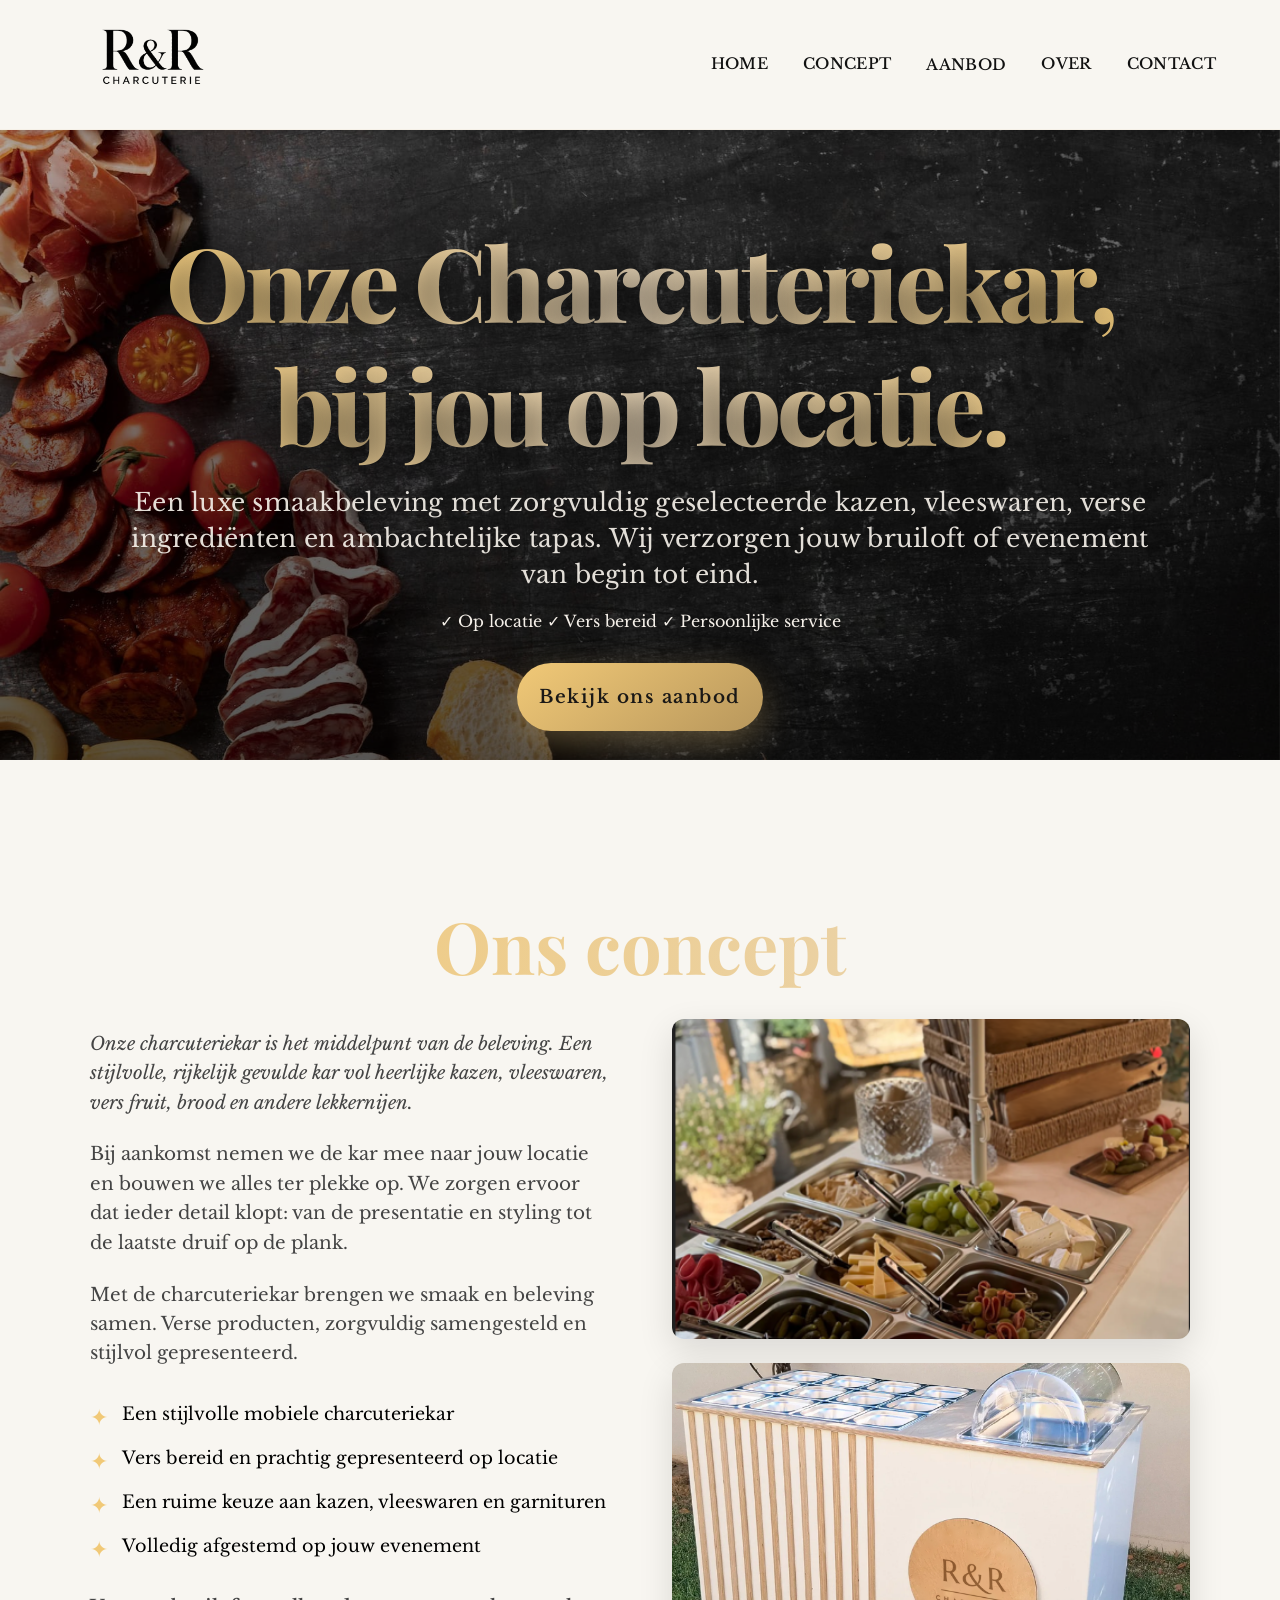
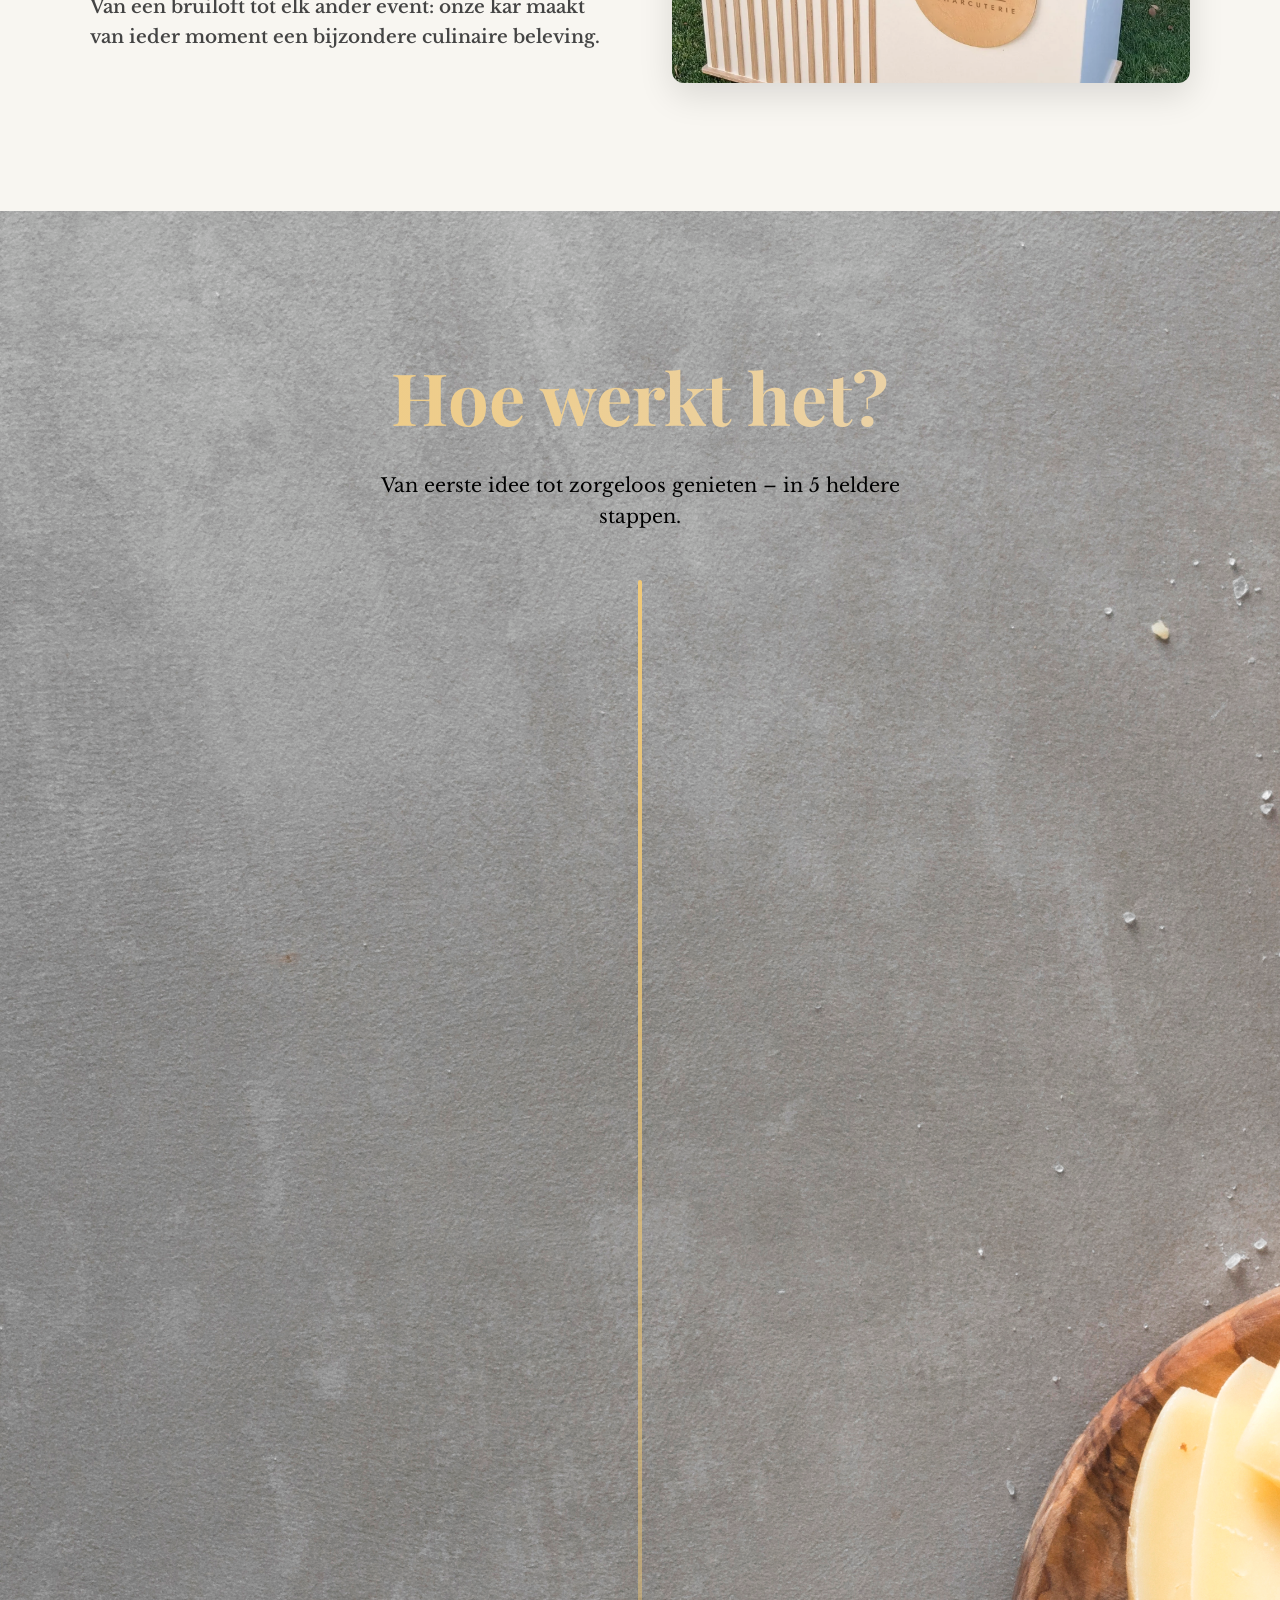
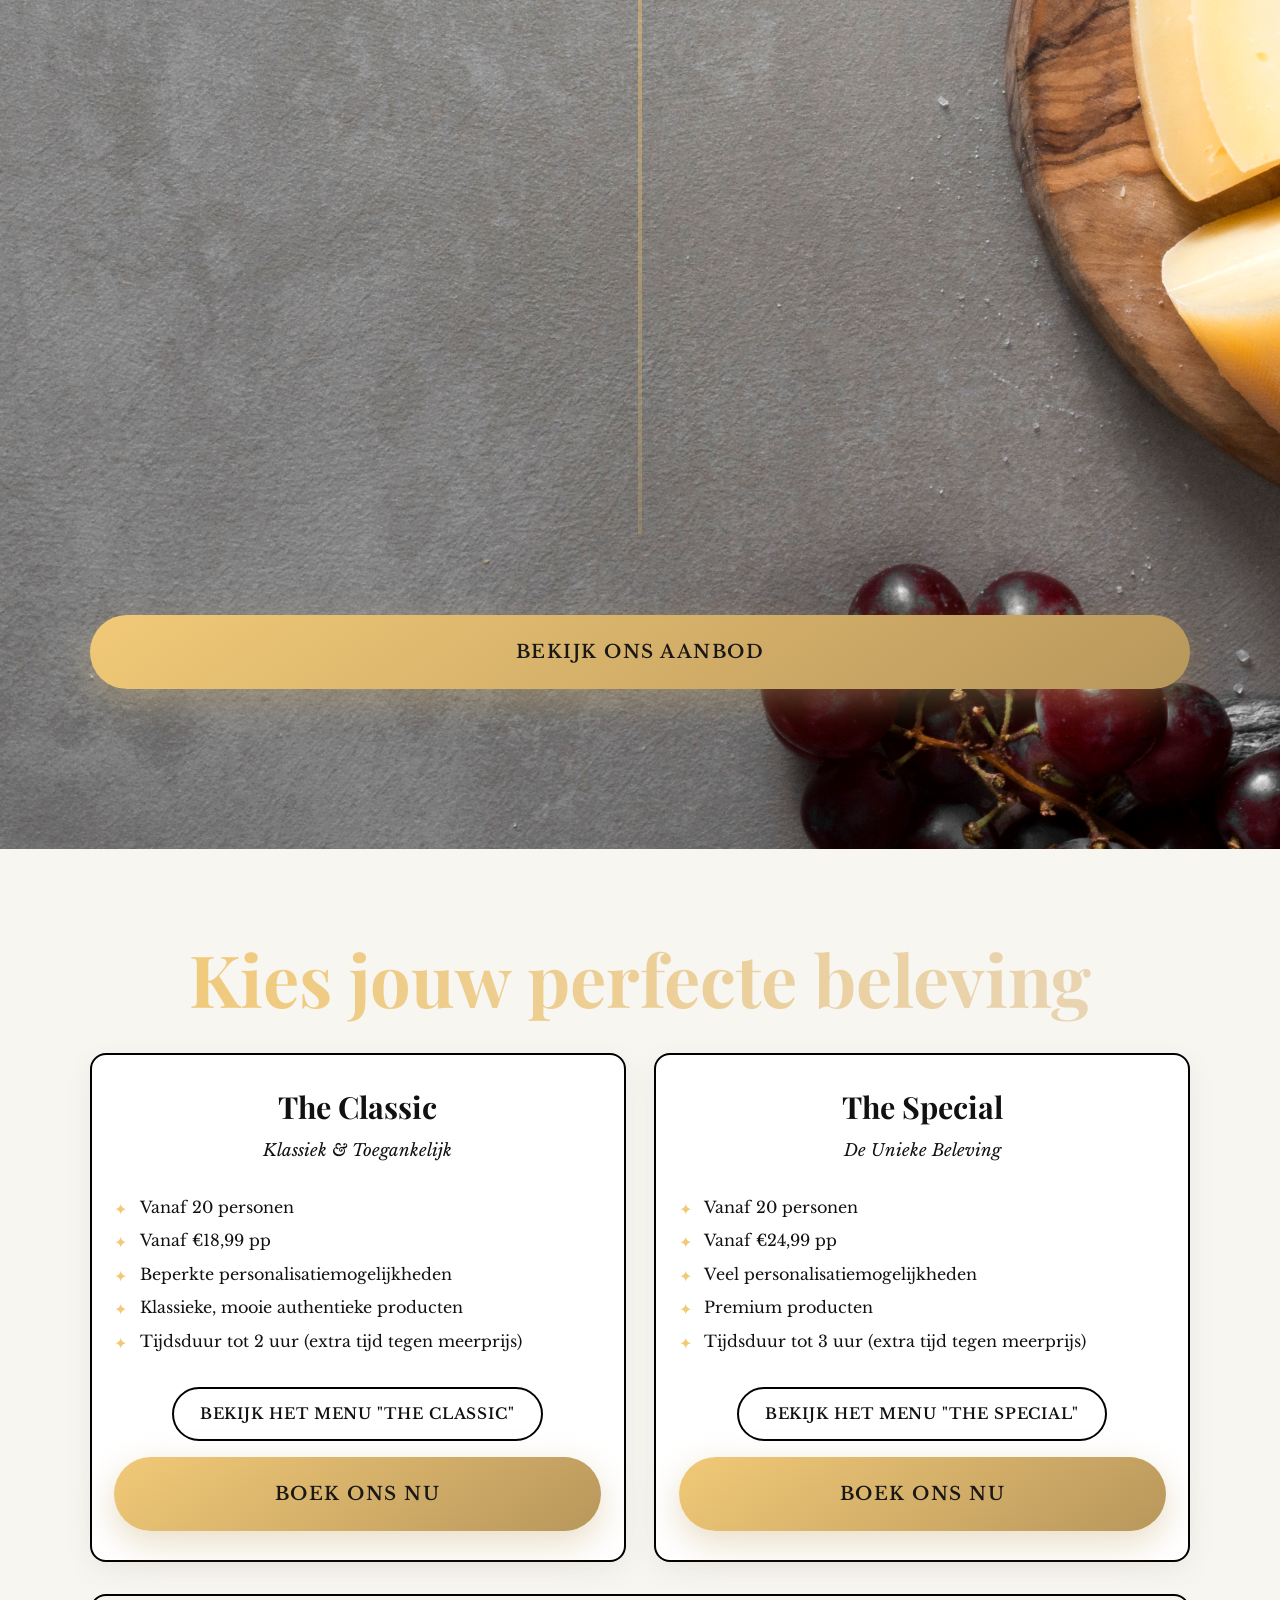
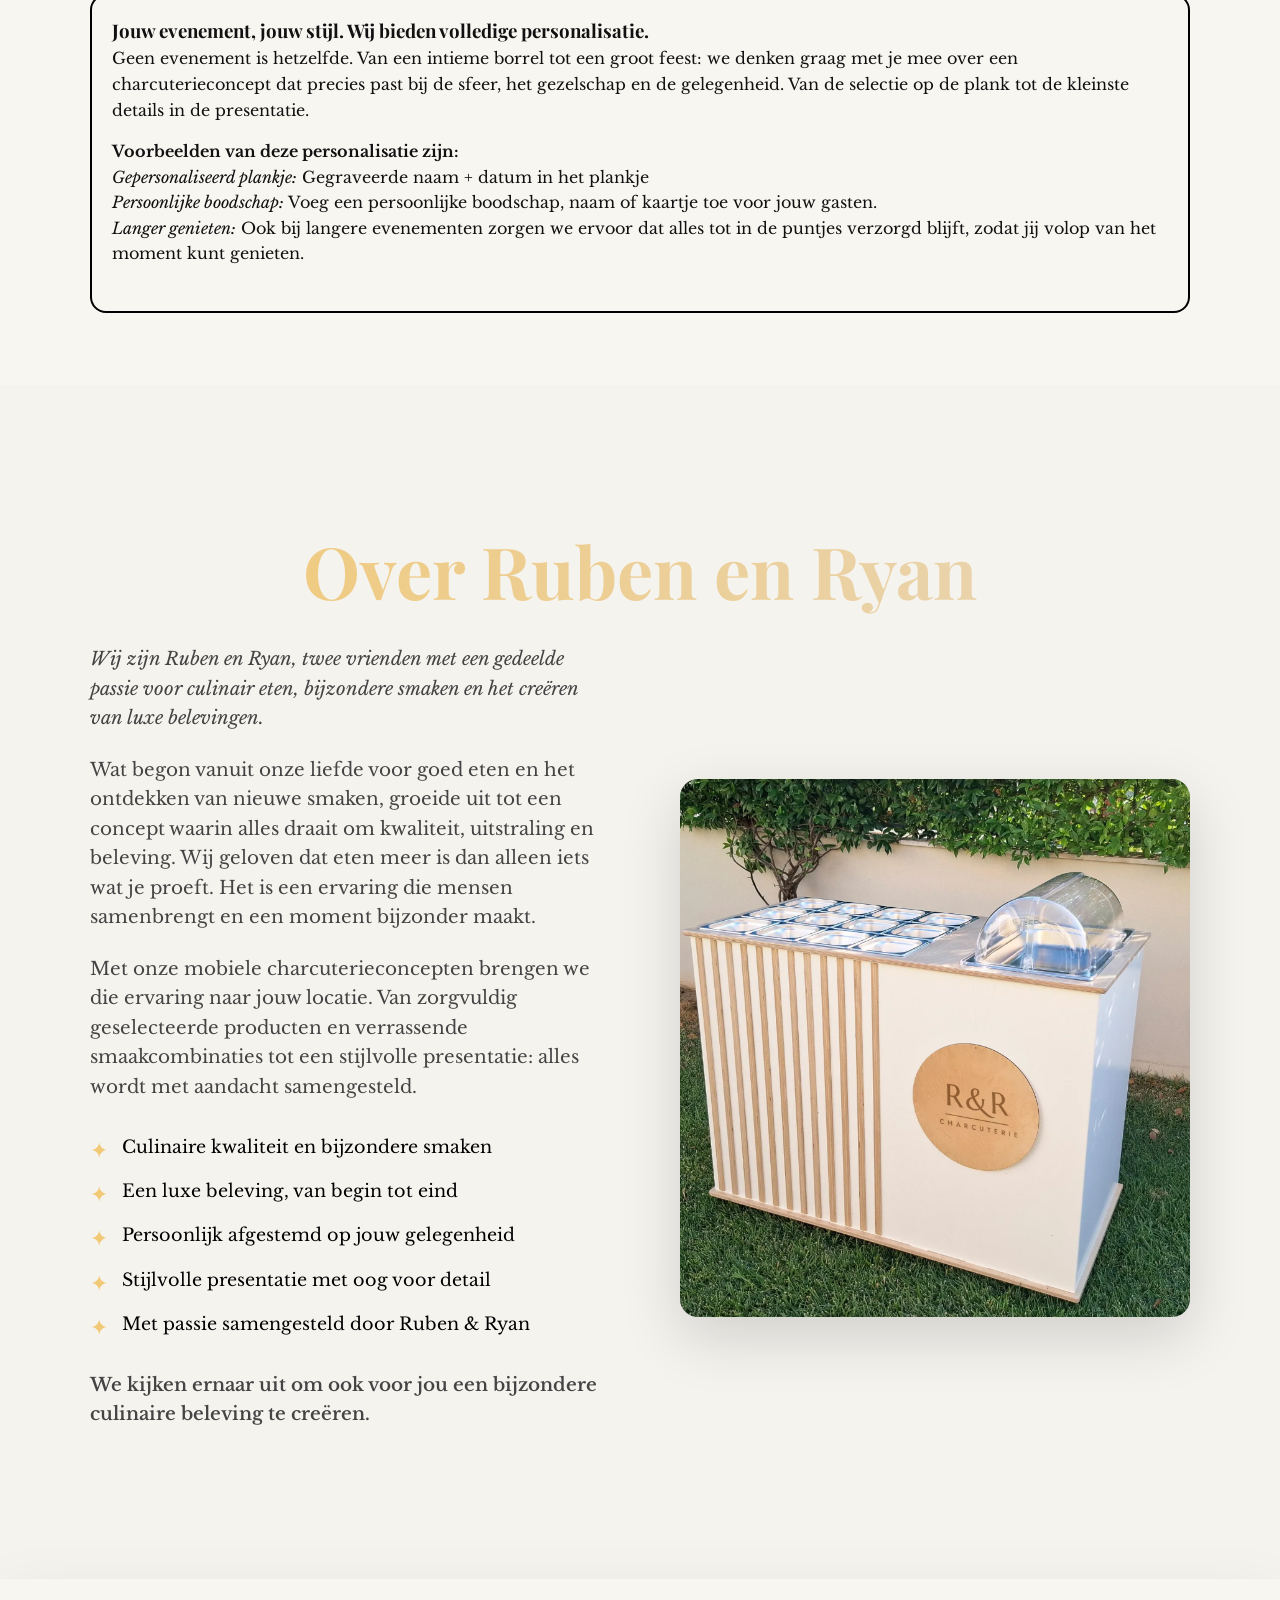
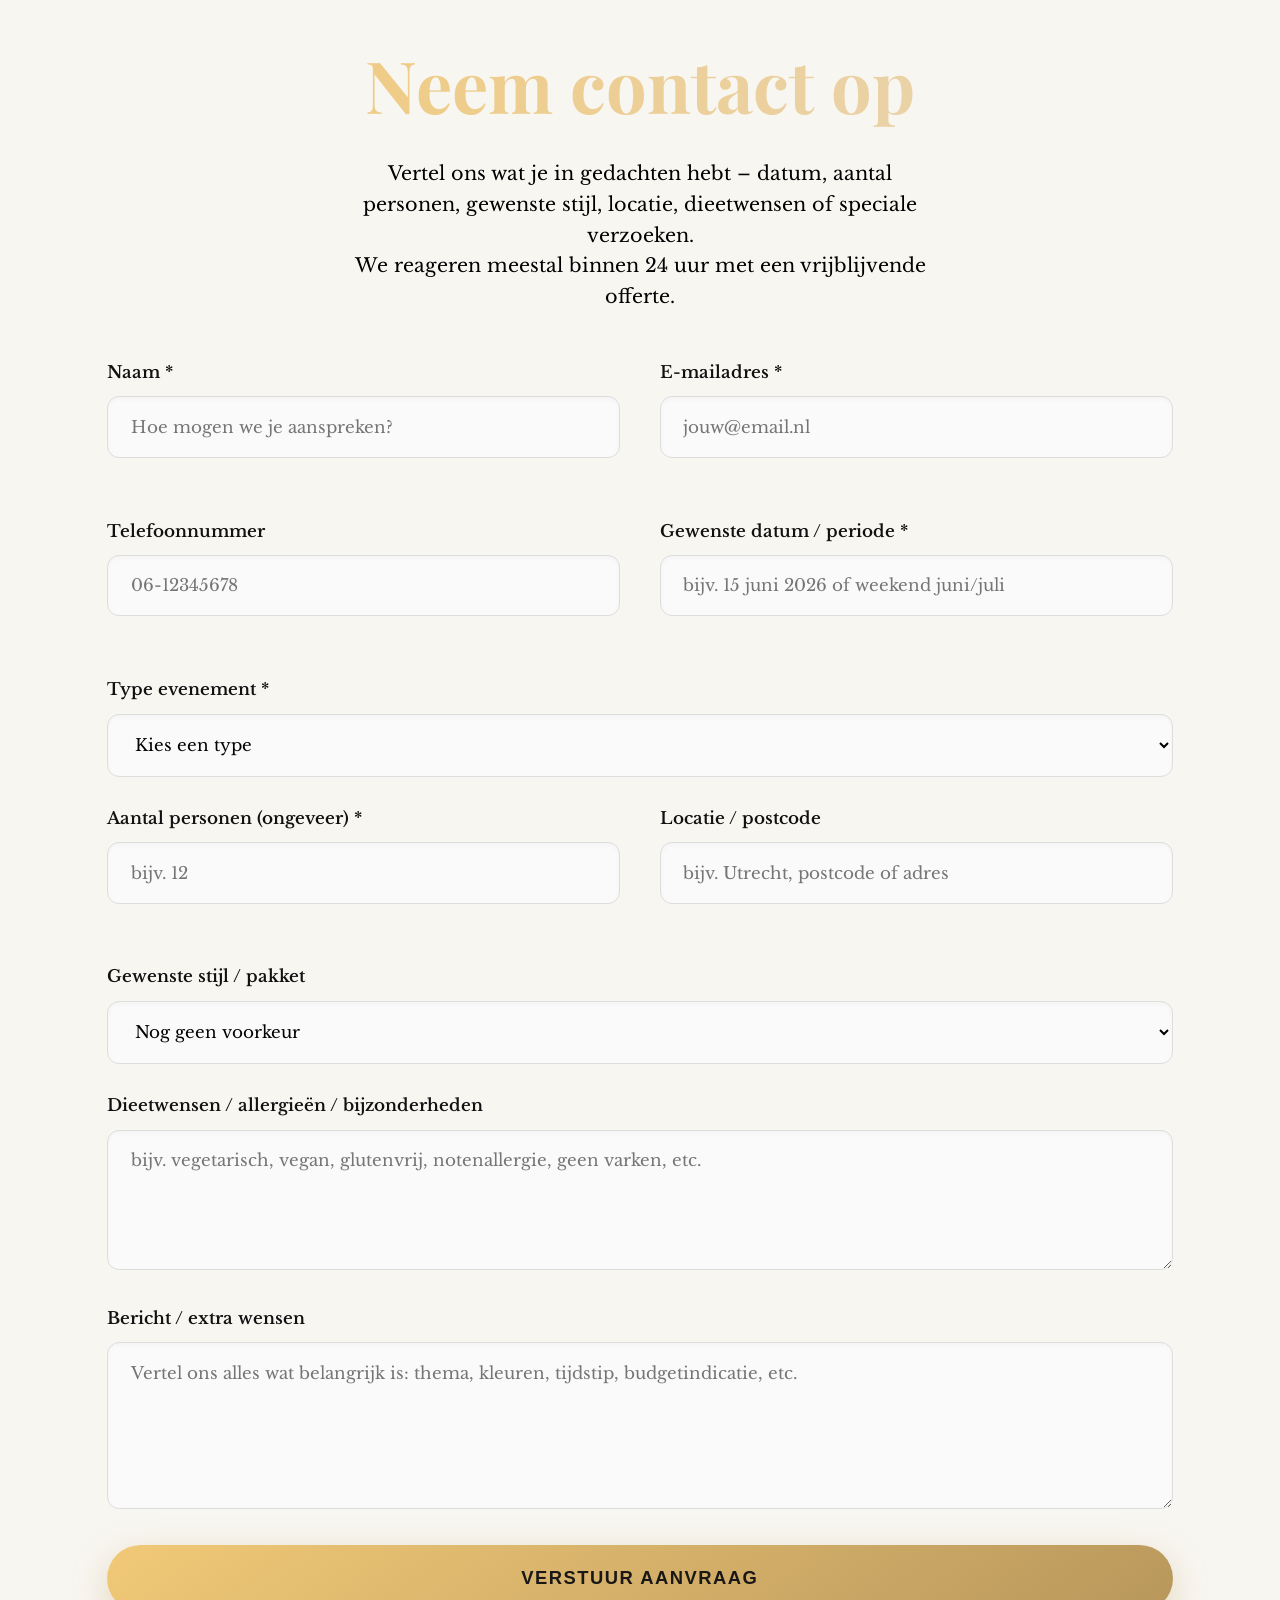
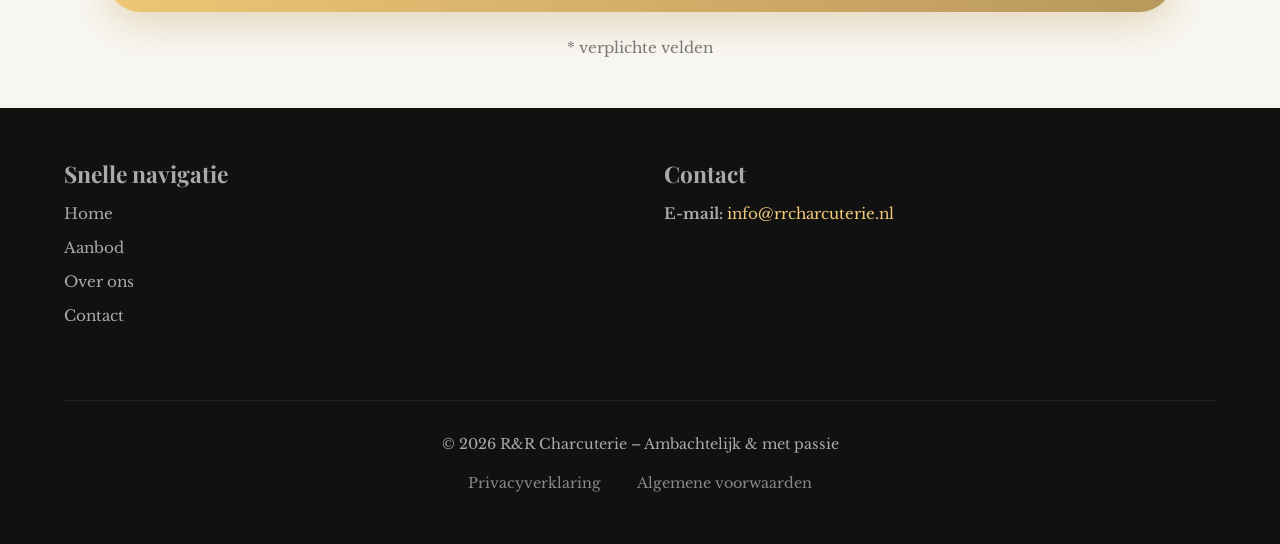
<file: index.html>
<!DOCTYPE html>
<html lang="nl">
<head>
  <meta charset="UTF-8">
  <meta name="viewport" content="width=device-width, initial-scale=1.0">

  <title>Charcuteriekar op locatie | R&R Charcuterie</title>

  <meta
    name="description"
    content="R&R Charcuterie verzorgt luxe charcuterie op locatie voor bruiloften, borrels en evenementen. Verse kazen, vleeswaren en tapas, stijlvol gepresenteerd."
  >

  <meta name="robots" content="index, follow">

  <link rel="canonical" href="https://rrcharcuterie.nl/">

  <!-- Open Graph -->
  <meta property="og:type" content="website">
  <meta property="og:locale" content="nl_NL">
  <meta property="og:title" content="Charcuteriekar op locatie | R&R Charcuterie">
  <meta
    property="og:description"
    content="Luxe charcuterie op locatie voor bruiloften, borrels en evenementen. R&R Charcuterie verzorgt de kar, presentatie en service."
  >
  <meta property="og:url" content="https://rrcharcuterie.nl/">
  <meta property="og:site_name" content="R&R Charcuterie">
  <meta
    property="og:image"
    content="https://rrcharcuterie.nl/world-tapa-s-day-celebration-with-snacks (1) (1).jpg"
  >

  <!-- Twitter -->
  <meta name="twitter:card" content="summary_large_image">
  <meta
    name="twitter:title"
    content="Charcuteriekar op locatie | R&R Charcuterie"
  >
  <meta
    name="twitter:description"
    content="Luxe charcuterie op locatie voor bruiloften, borrels en evenementen."
  >
  <meta
    name="twitter:image"
    content="https://rrcharcuterie.nl/world-tapa-s-day-celebration-with-snacks (1) (1).jpg"
  >

  <!-- Favicon -->
  <link rel="icon" type="image/svg+xml" href="/rrsvg.svg">


  <!-- CSS -->
  <link rel="stylesheet" href="/styles.css">

  <!-- Google Fonts -->
  <link rel="preconnect" href="https://fonts.googleapis.com">
  <link rel="preconnect" href="https://fonts.gstatic.com" crossorigin>

  <link
    href="https://fonts.googleapis.com/css2?family=Playfair+Display:wght@400;600&family=Libre+Baskerville&display=swap"
    rel="stylesheet"
  >

  <!-- JavaScript -->
  <script src="script.js" defer></script>

  <!-- Structured Data -->
  <script type="application/ld+json">
  {
    "@context": "https://schema.org",
    "@type": "Caterer",
    "@id": "https://rrcharcuterie.nl/#business",
    "name": "R&R Charcuterie",
    "url": "https://rrcharcuterie.nl/",
    "email": "info@rrcharcuterie.nl",
    "description": "Luxe charcuterie op locatie voor bruiloften, borrels en evenementen.",
    "image": "https://rrcharcuterie.nl/world-tapa-s-day-celebration-with-snacks (1) (1).jpg",
    "priceRange": "€€"
  }
  </script>
</head>

<body>

<header class="header">
  <div class="container">

    <a href="/" class="logo" aria-label="R&R Charcuterie home">
      <img
        src="t4jKO-removebg-preview.png"
        alt="R&R Charcuterie logo"
      >
    </a>

    <button
      class="menu-toggle"
      aria-label="Menu openen"
      type="button"
    >
      ☰
    </button>

    <nav class="nav" aria-label="Hoofdnavigatie">
      <a href="/">Home</a>
      <a href="/#hoe-werkt-het">Concept</a>

      <div class="dropdown">
        <a
          href="/#menu"
          class="dropdown-toggle"
        >
          Aanbod
        </a>
      </div>

      <a href="/#over">Over</a>
      <a href="/#contact">Contact</a>
    </nav>

  </div>
</header>


<main>

  <!-- HERO -->
  <section
    class="hero"
    aria-labelledby="hero-title"
  >

    <picture>

      <img
        src="world-tapa-s-day-celebration-with-snacks (1) (1).jpg"
        alt="Luxe charcuterie met kazen, vleeswaren en verse ingrediënten"
        class="hero-img"
        loading="eager"
        fetchpriority="high"
        decoding="async"
      >

    </picture>

    <div
      class="hero-overlay"
      aria-hidden="true"
    ></div>

    <div class="hero-content container">

      <h1
        id="hero-title"
        class="hero-title"
      >
        Onze Charcuteriekar,<br>
        bij jou op locatie.
      </h1>

      <p class="hero-subtitle">
        Een luxe smaakbeleving met zorgvuldig geselecteerde kazen,
        vleeswaren, verse ingrediënten en ambachtelijke tapas.
        Wij verzorgen jouw bruiloft of evenement van begin tot eind.
      </p>

      <div class="hero-info">
        <span>✓ Op locatie</span>
        <span>✓ Vers bereid</span>
        <span>✓ Persoonlijke service</span>
      </div>

      <div class="hero-buttons">
        <a
          href="#hoe-werkt-het"
          class="btn-hero"
        >
          Bekijk ons aanbod
        </a>
      </div>

    </div>

  </section>


  <!-- CONCEPT -->
  <section
    id="hoe-werkt-het"
    class="concept-section"
    aria-labelledby="concept-title"
  >

    <div class="container">

      <h2
        id="concept-title"
        class="section-title"
      >
        Ons concept
      </h2>

      <div class="over-grid">

        <div class="over-text">

          <p class="intro">
            Onze charcuteriekar is het middelpunt van de beleving.
            Een stijlvolle, rijkelijk gevulde kar vol heerlijke kazen,
            vleeswaren, vers fruit, brood en andere lekkernijen.
          </p>

          <p>
            Bij aankomst nemen we de kar mee naar jouw locatie en bouwen
            we alles ter plekke op. We zorgen ervoor dat ieder detail klopt:
            van de presentatie en styling tot de laatste druif op de plank.
          </p>

          <p>
            Met de charcuteriekar brengen we smaak en beleving samen.
            Verse producten, zorgvuldig samengesteld en stijlvol gepresenteerd.
          </p>

          <ul class="highlights">
            <li>Een stijlvolle mobiele charcuteriekar</li>
            <li>Vers bereid en prachtig gepresenteerd op locatie</li>
            <li>Een ruime keuze aan kazen, vleeswaren en garnituren</li>
            <li>Volledig afgestemd op jouw evenement</li>
          </ul>

          <p class="closing">
            Van een bruiloft tot elk ander event: onze kar maakt van ieder
            moment een bijzondere culinaire beleving.
          </p>

        </div>

        <div class="over-images">

          <img
            src="rr-charcuterie-sfeerfoto webiste.png"
            alt="Mobiele charcuteriekar van R&R Charcuterie op locatie"
            class="over-img"
            loading="lazy"
            decoding="async"
          >

          <img
            src="8d4e5af5-b124-4698-b7eb-2ae5a8233d53.png"
            alt="R&R Charcuteriekar tijdens een evenement"
            class="over-img"
            loading="lazy"
            decoding="async"
          >

        </div>

      </div>

    </div>

  </section>


  <!-- HOE WERKT HET -->
  <section
    class="how-it-works"
    aria-labelledby="how-title"
  >

    <div class="container">

      <h2
        id="how-title"
        class="section-title"
      >
        Hoe werkt het?
      </h2>

      <p class="section-subtitle">
        Van eerste idee tot zorgeloos genieten – in 5 heldere stappen.
      </p>

      <div class="timeline">

        <a
          href="#menu"
          class="timeline-item clickable"
          data-step="1"
        >
          <div class="timeline-dot"></div>

          <div class="timeline-content">

            <h3>Kies of bedenk samen</h3>

            <p>
              Kies uit ons mooie aanbod "The Classic" of "The Special", of wij bedenken samen iets volledig customs
              dat perfect aansluit bij jouw evenement, thema of smaak.
            </p>

          </div>
          
        </a>


        <div
          class="timeline-item"
          data-step="2"
        >

          <div class="timeline-dot"></div>

          <div class="timeline-content">

            <h3>Contact opnemen</h3>

            <p>
              Vul het formulier in, stuur een appje of bel ons.
              Vertel ons je datum, aantal personen, locatie,
              dieetwensen en wat je in gedachten hebt.
            </p>

          </div>

        </div>


        <div
          class="timeline-item"
          data-step="3"
        >

          <div class="timeline-dot"></div>

          <div class="timeline-content">

            <h3>Persoonlijke offerte</h3>

            <p>
              Binnen 24 uur (vaak sneller) ontvang je een duidelijke,
              vrijblijvende offerte met prijs, inhoud, levering en alle details.
            </p>

          </div>

        </div>


        <div
          class="timeline-item"
          data-step="4"
        >

          <div class="timeline-dot"></div>

          <div class="timeline-content">

            <h3>Bevestigen &amp; betalen</h3>

            <p>
              Als de offerte goed is, bevestig je met een aanbetaling
              (meestal 50%). De rest regel je op de dag zelf of achteraf –
              simpel en zonder gedoe.
            </p>

          </div>

        </div>


        <div
          class="timeline-item"
          data-step="5"
        >

          <div class="timeline-dot"></div>

          <div class="timeline-content">

            <h3>Zorgeloos genieten</h3>

            <p>
              Wij komen op tijd, bouwen alles op, stylen live en zorgen
              voor een perfecte presentatie. Jij en je gasten genieten
              alleen maar. Wij ruimen op als dat nodig is.
            </p>

          </div>

        </div>

      </div>


      <div class="how-cta">

        <a
          href="#menu"
          class="btn btn-primary"
        >
          Bekijk ons aanbod
        </a>

      </div>

    </div>

  </section>


  <!-- AANBOD -->
  <section
    class="comparison-section"
    id="menu"
    aria-labelledby="menu-title"
  >

    <div class="container">

      <div class="background-intro">

        <h2
          id="menu-title"
          class="section-title"
        >
          Kies jouw perfecte beleving
        </h2>

      </div>


      <div class="comparison-grid">

        <!-- THE CLASSIC -->
        <article class="comparison-item">

          <h3>The Classic</h3>

          <p class="tagline">
            Klassiek &amp; Toegankelijk
          </p>

          <ul>
            <li>Vanaf 20 personen</li>
            <li>Vanaf €18,99 pp</li>
            <li>Beperkte personalisatiemogelijkheden</li>
            <li>Klassieke, mooie authentieke producten</li>
            <li>Tijdsduur tot 2 uur (extra tijd tegen meerprijs)</li>
          </ul>

          <div class="actions">

            <a
              href="/charcuterie-basis.html"
              class="btn btn-secondary"
            >
              Bekijk het menu "The Classic"
            </a>

            <a
              href="#contact"
              class="btn btn-primary"
            >
              Boek ons nu
            </a>

          </div>

        </article>


        <!-- THE SPECIAL -->
        <article class="comparison-item">

          <h3>The Special</h3>

          <p class="tagline">
            De Unieke Beleving
          </p>

          <ul>
            <li>Vanaf 20 personen</li>
            <li>Vanaf €24,99 pp</li>
            <li>Veel personalisatiemogelijkheden</li>
            <li>Premium producten</li>
            <li>Tijdsduur tot 3 uur (extra tijd tegen meerprijs)</li>
          </ul>

          <div class="actions">

            <a
              href="/charcuterie-333.html"
              class="btn btn-secondary"
            >
              Bekijk het menu "The Special"
            </a>

            <a
              href="#contact"
              class="btn btn-primary"
            >
              Boek ons nu
            </a>

          </div>

        </article>

      </div>


      <!-- CUSTOM -->
      <article class="custom-menu">

        <div class="custom-text">

          <h3>
            Jouw evenement, jouw stijl.
            Wij bieden volledige personalisatie.
          </h3>

          <p>
            Geen evenement is hetzelfde. Van een intieme borrel tot een
            groot feest: we denken graag met je mee over een charcuterieconcept
            dat precies past bij de sfeer, het gezelschap en de gelegenheid.
            Van de selectie op de plank tot de kleinste details in de presentatie.
          </p>

        </div>


        <div class="custom-extras">

          <h4>
            Voorbeelden van deze personalisatie zijn:
          </h4>

          <div class="extras">

            <ul>

              <li class="extra-item">

                <em>Gepersonaliseerd plankje:</em>

                <span>
                  Gegraveerde naam + datum in het plankje
                </span>

              </li>

              <li class="extra-item">

                <em>Persoonlijke boodschap:</em>

                <span>
                  Voeg een persoonlijke boodschap, naam of kaartje toe
                  voor jouw gasten.
                </span>

              </li>

              <li class="extra-item">

                <em>Langer genieten:</em>

                <span>
                  Ook bij langere evenementen zorgen we ervoor dat alles
                  tot in de puntjes verzorgd blijft, zodat jij volop van
                  het moment kunt genieten.
                </span>

              </li>

            </ul>

          </div>

        </div>

      </article>

    </div>

  </section>


  <!-- OVER ONS -->
  <section
    id="over"
    class="over-section"
    aria-labelledby="about-title"
  >

    <div class="container">

      <h2
        id="about-title"
        class="section-title"
      >
        Over Ruben en Ryan
      </h2>

      <div class="over-content">

        <div class="over-text">

          <p class="intro">
            Wij zijn Ruben en Ryan, twee vrienden met een gedeelde passie
            voor culinair eten, bijzondere smaken en het creëren van luxe
            belevingen.
          </p>

          <p>
            Wat begon vanuit onze liefde voor goed eten en het ontdekken
            van nieuwe smaken, groeide uit tot een concept waarin alles
            draait om kwaliteit, uitstraling en beleving. Wij geloven dat
            eten meer is dan alleen iets wat je proeft. Het is een ervaring
            die mensen samenbrengt en een moment bijzonder maakt.
          </p>

          <p>
            Met onze mobiele charcuterieconcepten brengen we die ervaring
            naar jouw locatie. Van zorgvuldig geselecteerde producten en
            verrassende smaakcombinaties tot een stijlvolle presentatie:
            alles wordt met aandacht samengesteld.
          </p>

          <ul class="highlights">

            <li>Culinaire kwaliteit en bijzondere smaken</li>
            <li>Een luxe beleving, van begin tot eind</li>
            <li>Persoonlijk afgestemd op jouw gelegenheid</li>
            <li>Stijlvolle presentatie met oog voor detail</li>
            <li>Met passie samengesteld door Ruben &amp; Ryan</li>

          </ul>

          <p class="closing">
            We kijken ernaar uit om ook voor jou een bijzondere culinaire
            beleving te creëren.
          </p>

        </div>


        <div class="over-image">

          <img
            src="8d4e5af5-b124-4698-b7eb-2ae5a8233d53.png"
            alt="Ruben en Ryan van R&R Charcuterie"
            loading="lazy"
            decoding="async"
          >

        </div>

      </div>

    </div>

  </section>


  <!-- CONTACT -->
  <section
    id="contact"
    aria-labelledby="contact-title"
  >

    <form
      class="contact-form"
      action="https://api.web3forms.com/submit"
      method="POST"
    >

      <input
        type="hidden"
        name="access_key"
        value="3b66edbd-1768-4b18-ae00-25d5af1dde76"
      >

      <input
        type="text"
        name="bot-field"
        style="display:none"
        tabindex="-1"
        autocomplete="off"
      >

      <input
        type="hidden"
        name="subject"
        value="Nieuwe charcuterie aanvraag van website"
      >


      <div class="container">

        <h2
          id="contact-title"
          class="section-title"
        >
          Neem contact op
        </h2>

        <p class="section-subtitle">
          Vertel ons wat je in gedachten hebt – datum, aantal personen,
          gewenste stijl, locatie, dieetwensen of speciale verzoeken.<br>
          We reageren meestal binnen 24 uur met een vrijblijvende offerte.
        </p>


        <!-- Persoonlijke gegevens -->
        <div class="form-row">

          <div class="form-group">

            <label for="name">
              Naam *
            </label>

            <input
              type="text"
              id="name"
              name="naam"
              required
              autocomplete="name"
              placeholder="Hoe mogen we je aanspreken?"
            >

          </div>


          <div class="form-group">

            <label for="email">
              E-mailadres *
            </label>

            <input
              type="email"
              id="email"
              name="email"
              required
              autocomplete="email"
              placeholder="jouw@email.nl"
            >

          </div>

        </div>


        <!-- Telefoon + datum -->
        <div class="form-row">

          <div class="form-group">

            <label for="phone">
              Telefoonnummer
            </label>

            <input
              type="tel"
              id="phone"
              name="telefoon"
              autocomplete="tel"
              placeholder="06-12345678"
            >

          </div>


          <div class="form-group">

            <label for="event_date">
              Gewenste datum / periode *
            </label>

            <input
              type="text"
              id="event_date"
              name="datum"
              required
              placeholder="bijv. 15 juni 2026 of weekend juni/juli"
            >

          </div>

        </div>


        <!-- Evenement -->
        <div class="form-group">

          <label for="event_type">
            Type evenement *
          </label>

          <select
            id="event_type"
            name="evenement_type"
            required
          >

            <option
              value=""
              disabled
              selected
            >
              Kies een type
            </option>

            <option value="borrel">
              Borrel / verjaardag
            </option>

            <option value="diner">
              Klein diner / thuis
            </option>

            <option value="bruiloft">
              Bruiloft / jubileum
            </option>

            <option value="bedrijf">
              Bedrijfsfeest / receptie
            </option>

            <option value="babyborrel">
              Babyborrel / gender reveal
            </option>

            <option value="ander">
              Iets anders
            </option>

          </select>

        </div>


        <!-- Personen + locatie -->
        <div class="form-row">

          <div class="form-group">

            <label for="persons">
              Aantal personen (ongeveer) *
            </label>

            <input
              type="number"
              id="persons"
              name="aantal_personen"
              min="4"
              max="200"
              required
              placeholder="bijv. 12"
            >

          </div>


          <div class="form-group">

            <label for="location">
              Locatie / postcode
            </label>

            <input
              type="text"
              id="location"
              name="locatie"
              autocomplete="address-level2"
              placeholder="bijv. Utrecht, postcode of adres"
            >

          </div>

        </div>


        <!-- Pakket -->
        <div class="form-group">

          <label for="style">
            Gewenste stijl / pakket
          </label>

          <select
            id="style"
            name="pakket"
          >

            <option value="">
              Nog geen voorkeur
            </option>

            <option value="basis">
              The Classic
            </option>

            <option value="333-signature">
              The Special
            </option>

            <option value="custom">
              Custom / eigen idee
            </option>

          </select>

        </div>


        <!-- Dieetwensen -->
        <div class="form-group">

          <label for="diet">
            Dieetwensen / allergieën / bijzonderheden
          </label>

          <textarea
            id="diet"
            name="dieet"
            rows="3"
            placeholder="bijv. vegetarisch, vegan, glutenvrij, notenallergie, geen varken, etc."
          ></textarea>

        </div>


        <!-- Bericht -->
        <div class="form-group">

          <label for="message">
            Bericht / extra wensen
          </label>

          <textarea
            id="message"
            name="bericht"
            rows="6"
            required
            placeholder="Vertel ons alles wat belangrijk is: thema, kleuren, tijdstip, budgetindicatie, etc."
          ></textarea>

        </div>


        <button
          type="submit"
          class="btn btn-primary"
        >
          Verstuur aanvraag
        </button>

        <p class="form-note">
          * verplichte velden
        </p>

      </div>

    </form>

  </section>

</main>


<!-- FOOTER -->
<footer class="footer">

  <div class="container">

    <div class="footer-top">

      <nav
        class="footer-links"
        aria-label="Footer navigatie"
      >

        <h2>
          Snelle navigatie
        </h2>

        <ul>

          <li>
            <a href="/">
              Home
            </a>
          </li>

          <li>
            <a href="/#menu">
              Aanbod
            </a>
          </li>

          <li>
            <a href="/#over">
              Over ons
            </a>
          </li>

          <li>
            <a href="/#contact">
              Contact
            </a>
          </li>

        </ul>

      </nav>


      <div class="footer-contact">

        <h2>
          Contact
        </h2>

        <p>
          <strong>E-mail:</strong>
          <a href="mailto:info@rrcharcuterie.nl">
            info@rrcharcuterie.nl
          </a>
        </p>

      </div>

    </div>


    <div class="footer-bottom">

      <p>
        © 2026 R&amp;R Charcuterie – Ambachtelijk &amp; met passie
      </p>

      <div class="footer-legal">

        <a href="/privacy.html">
          Privacyverklaring
        </a>

        <a href="/algemeen.html">
          Algemene voorwaarden
        </a>

      </div>

    </div>

  </div>

</footer>


<script>
  document
    .querySelector('.contact-form')
    .addEventListener('submit', async function (e) {

      e.preventDefault();

      const form = e.target;
      const formData = new FormData(form);

      try {

        const response = await fetch(
          'https://api.web3forms.com/submit',
          {
            method: 'POST',
            body: formData,
            headers: {
              'Accept': 'application/json'
            }
          }
        );

        const result = await response.json();

        if (result.success) {

          window.location.href = 'bedankt.html';

        } else {

          alert(
            'Er ging iets mis: ' +
            (result.message || 'Probeer opnieuw')
          );

        }

      } catch (error) {

        alert(
          'Verzenden mislukt – check je internet.'
        );

      }

    });
</script>

</body>
</html>
</file>
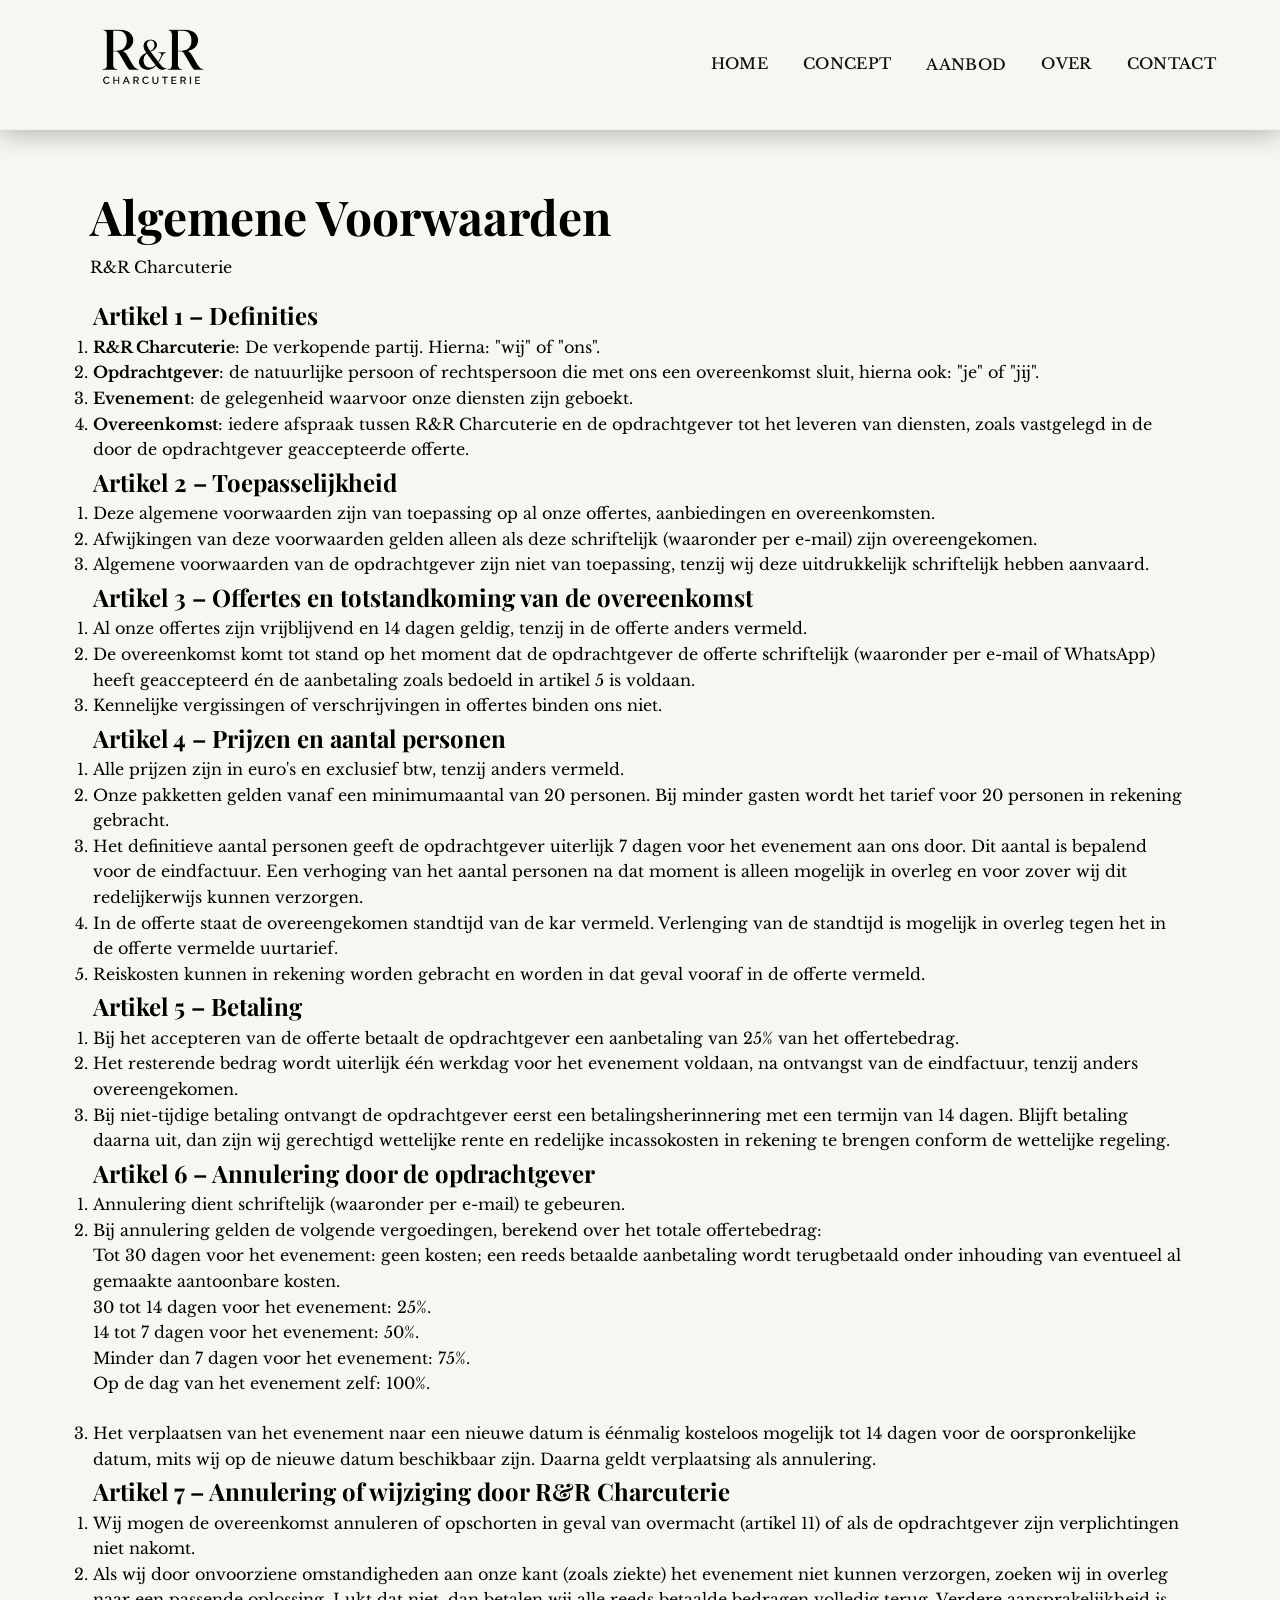
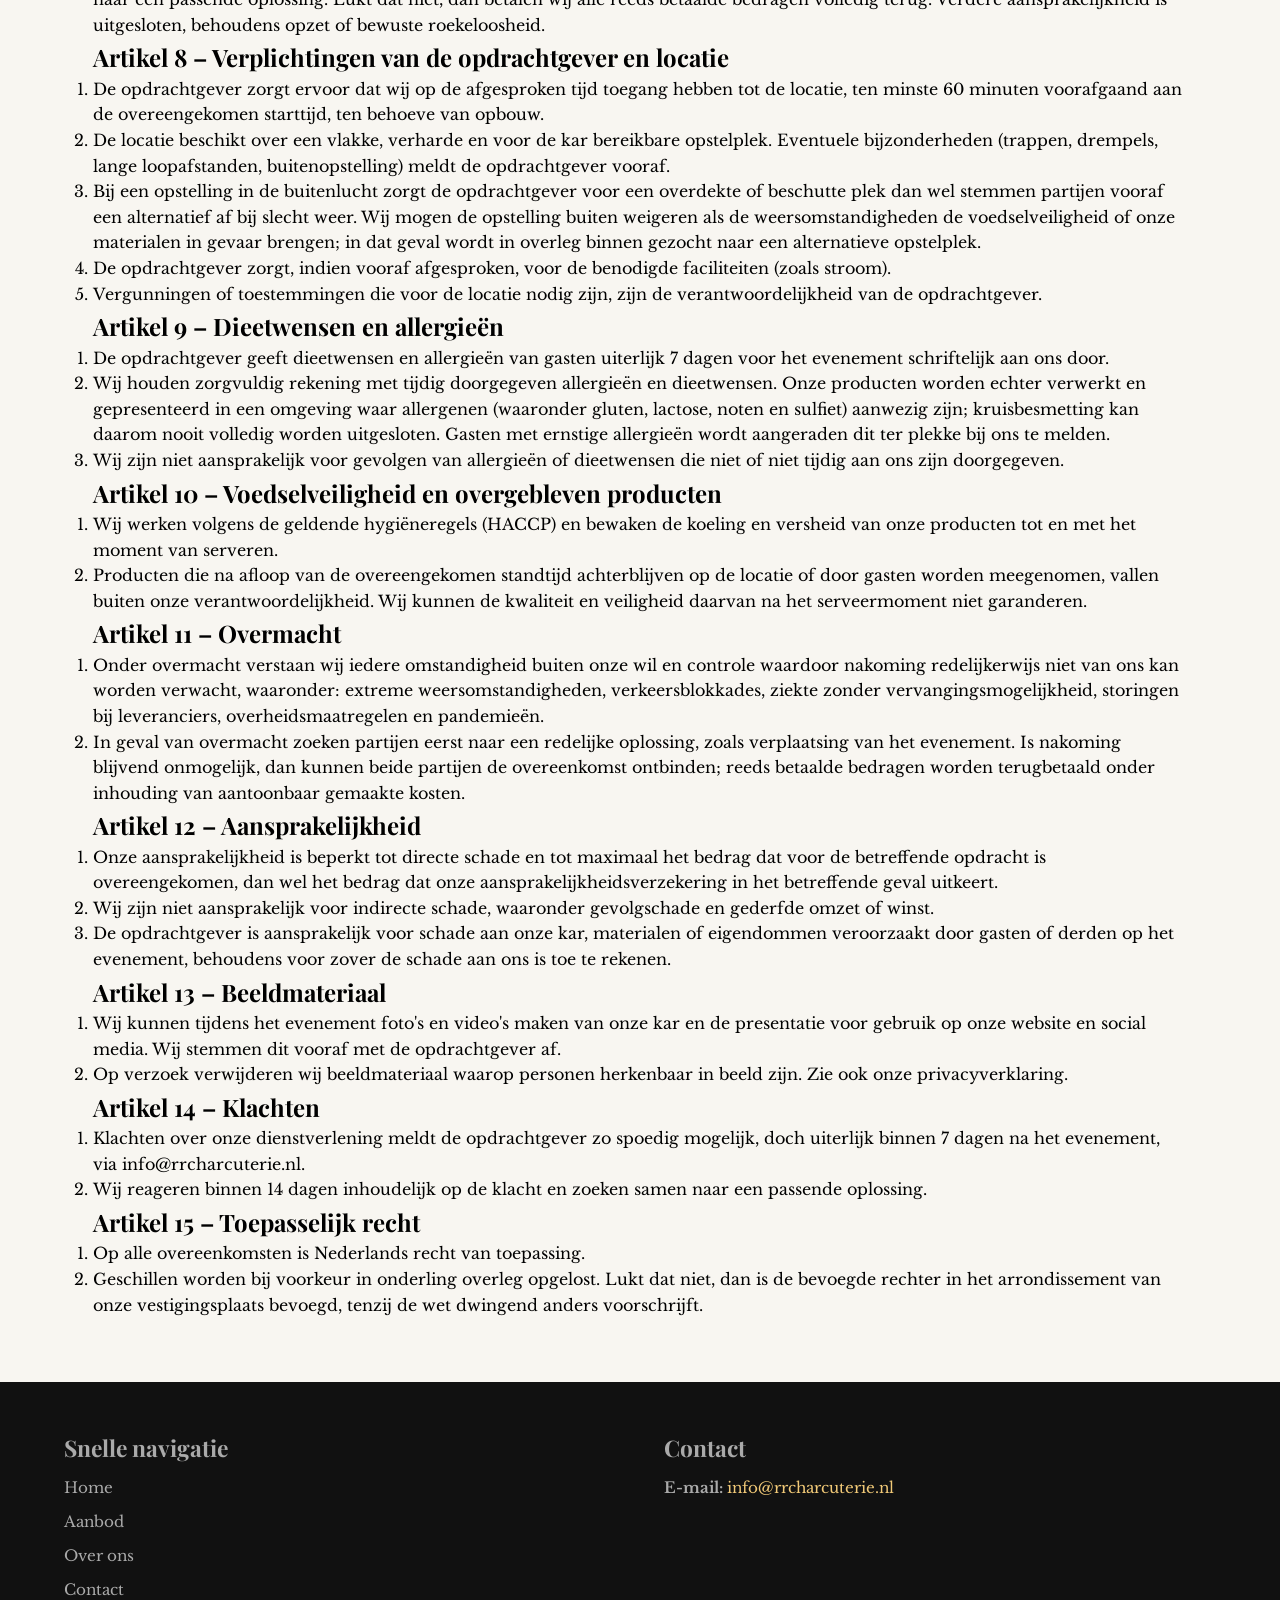
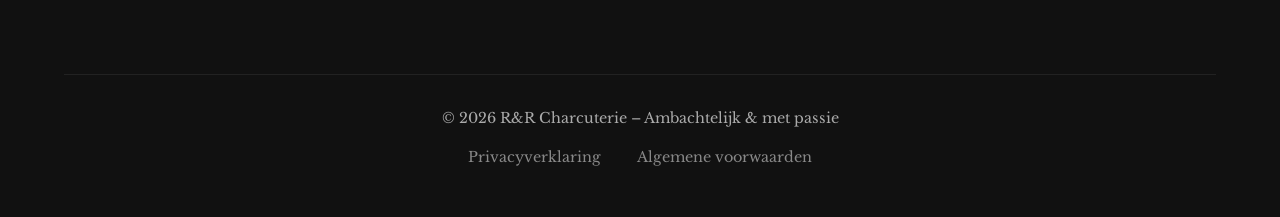
<file: algemeen.html>
<!DOCTYPE html>
<html lang="en">
<head>
    <meta charset="UTF-8">
    <meta name="viewport" content="width=device-width, initial-scale=1.0">
    <title>Algemene Voorwaarden - Charcuterie Ruben en Ryan</title>
    <link rel="stylesheet" href="/styles.css">
     <!-- Favicon -->
  <link rel="icon" type="image/svg+xml" href="/rrsvg.svg">


  <!-- CSS -->
  <link rel="stylesheet" href="/styles.css">

  <!-- Google Fonts -->
  <link rel="preconnect" href="https://fonts.googleapis.com">
  <link rel="preconnect" href="https://fonts.gstatic.com" crossorigin>

  <link
    href="https://fonts.googleapis.com/css2?family=Playfair+Display:wght@400;600&family=Libre+Baskerville&display=swap"
    rel="stylesheet"
  >
</head>
<body>

    <header class="header">
  <div class="container">

    <a href="/" class="logo" aria-label="R&R Charcuterie home">
      <img
        src="t4jKO-removebg-preview.png"
        alt="R&R Charcuterie logo"
      >
    </a>

    <button
      class="menu-toggle"
      aria-label="Menu openen"
      type="button"
    >
      ☰
    </button>

    <nav class="nav" aria-label="Hoofdnavigatie">
      <a href="/">Home</a>
      <a href="/#hoe-werkt-het">Concept</a>

      <div class="dropdown">
        <a
          href="/#menu"
          class="dropdown-toggle"
        >
          Aanbod
        </a>
      </div>

      <a href="/#over">Over</a>
      <a href="/#contact">Contact</a>
    </nav>

  </div>
</header>
  <main class="terms-page">

    <section class="terms-hero">
      <div class="container">
        <h1>Algemene Voorwaarden</h1>
        <p class="terms-date">
          R&amp;R Charcuterie
        </p>
      </div>
    </section>


  <section class="terms-section">
    <div class="container terms-container">

      <article class="terms-article">
        <h2>Artikel 1 – Definities</h2>

        <ol>
          <li><strong>R&R Charcuterie</strong>: De verkopende partij. Hierna: "wij" of "ons".</li>
          <li><strong>Opdrachtgever</strong>: de natuurlijke persoon of rechtspersoon die met ons een overeenkomst sluit, hierna ook: "je" of "jij".</li>
          <li><strong>Evenement</strong>: de gelegenheid waarvoor onze diensten zijn geboekt.</li>
          <li><strong>Overeenkomst</strong>: iedere afspraak tussen R&R Charcuterie en de opdrachtgever tot het leveren van diensten, zoals vastgelegd in de door de opdrachtgever geaccepteerde offerte.</li>
        </ol>
      </article>

      <article class="terms-article">
        <h2>Artikel 2 – Toepasselijkheid</h2>

        <ol>
          <li>Deze algemene voorwaarden zijn van toepassing op al onze offertes, aanbiedingen en overeenkomsten.</li>
          <li>Afwijkingen van deze voorwaarden gelden alleen als deze schriftelijk (waaronder per e-mail) zijn overeengekomen.</li>
          <li>Algemene voorwaarden van de opdrachtgever zijn niet van toepassing, tenzij wij deze uitdrukkelijk schriftelijk hebben aanvaard.</li>
        </ol>
      </article>

      <article class="terms-article">
        <h2>Artikel 3 – Offertes en totstandkoming van de overeenkomst</h2>

        <ol>
          <li>Al onze offertes zijn vrijblijvend en 14 dagen geldig, tenzij in de offerte anders vermeld.</li>
          <li>De overeenkomst komt tot stand op het moment dat de opdrachtgever de offerte schriftelijk (waaronder per e-mail of WhatsApp) heeft geaccepteerd én de aanbetaling zoals bedoeld in artikel 5 is voldaan.</li>
          <li>Kennelijke vergissingen of verschrijvingen in offertes binden ons niet.</li>
        </ol>
      </article>

      <article class="terms-article">
        <h2>Artikel 4 – Prijzen en aantal personen</h2>

        <ol>
          <li>Alle prijzen zijn in euro's en exclusief btw, tenzij anders vermeld.</li>
          <li>Onze pakketten gelden vanaf een minimumaantal van 20 personen. Bij minder gasten wordt het tarief voor 20 personen in rekening gebracht.</li>
          <li>Het definitieve aantal personen geeft de opdrachtgever uiterlijk 7 dagen voor het evenement aan ons door. Dit aantal is bepalend voor de eindfactuur. Een verhoging van het aantal personen na dat moment is alleen mogelijk in overleg en voor zover wij dit redelijkerwijs kunnen verzorgen.</li>
          <li>In de offerte staat de overeengekomen standtijd van de kar vermeld. Verlenging van de standtijd is mogelijk in overleg tegen het in de offerte vermelde uurtarief.</li>
          <li>Reiskosten kunnen in rekening worden gebracht en worden in dat geval vooraf in de offerte vermeld.</li>
        </ol>
      </article>

      <article class="terms-article">
        <h2>Artikel 5 – Betaling</h2>

        <ol>
          <li>Bij het accepteren van de offerte betaalt de opdrachtgever een aanbetaling van 25% van het offertebedrag.</li>
          <li>Het resterende bedrag wordt uiterlijk één werkdag voor het evenement voldaan, na ontvangst van de eindfactuur, tenzij anders overeengekomen.</li>
          <li>Bij niet-tijdige betaling ontvangt de opdrachtgever eerst een betalingsherinnering met een termijn van 14 dagen. Blijft betaling daarna uit, dan zijn wij gerechtigd wettelijke rente en redelijke incassokosten in rekening te brengen conform de wettelijke regeling.</li>
        </ol>
      </article>

      <article class="terms-article">
        <h2>Artikel 6 – Annulering door de opdrachtgever</h2>

        <ol>
          <li>Annulering dient schriftelijk (waaronder per e-mail) te gebeuren.</li>
          <li>
            Bij annulering gelden de volgende vergoedingen, berekend over het totale offertebedrag:
            <ul>
              <li>Tot 30 dagen voor het evenement: geen kosten; een reeds betaalde aanbetaling wordt terugbetaald onder inhouding van eventueel al gemaakte aantoonbare kosten.</li>
              <li>30 tot 14 dagen voor het evenement: 25%.</li>
              <li>14 tot 7 dagen voor het evenement: 50%.</li>
              <li>Minder dan 7 dagen voor het evenement: 75%.</li>
              <li>Op de dag van het evenement zelf: 100%.</li>
            </ul>
          </li>
          <li>Het verplaatsen van het evenement naar een nieuwe datum is éénmalig kosteloos mogelijk tot 14 dagen voor de oorspronkelijke datum, mits wij op de nieuwe datum beschikbaar zijn. Daarna geldt verplaatsing als annulering.</li>
        </ol>
      </article>

      <article class="terms-article">
        <h2>Artikel 7 – Annulering of wijziging door R&R Charcuterie</h2>

        <ol>
          <li>Wij mogen de overeenkomst annuleren of opschorten in geval van overmacht (artikel 11) of als de opdrachtgever zijn verplichtingen niet nakomt.</li>
          <li>Als wij door onvoorziene omstandigheden aan onze kant (zoals ziekte) het evenement niet kunnen verzorgen, zoeken wij in overleg naar een passende oplossing. Lukt dat niet, dan betalen wij alle reeds betaalde bedragen volledig terug. Verdere aansprakelijkheid is uitgesloten, behoudens opzet of bewuste roekeloosheid.</li>
        </ol>
      </article>

      <article class="terms-article">
        <h2>Artikel 8 – Verplichtingen van de opdrachtgever en locatie</h2>

        <ol>
          <li>De opdrachtgever zorgt ervoor dat wij op de afgesproken tijd toegang hebben tot de locatie, ten minste 60 minuten voorafgaand aan de overeengekomen starttijd, ten behoeve van opbouw.</li>
          <li>De locatie beschikt over een vlakke, verharde en voor de kar bereikbare opstelplek. Eventuele bijzonderheden (trappen, drempels, lange loopafstanden, buitenopstelling) meldt de opdrachtgever vooraf.</li>
          <li>Bij een opstelling in de buitenlucht zorgt de opdrachtgever voor een overdekte of beschutte plek dan wel stemmen partijen vooraf een alternatief af bij slecht weer. Wij mogen de opstelling buiten weigeren als de weersomstandigheden de voedselveiligheid of onze materialen in gevaar brengen; in dat geval wordt in overleg binnen gezocht naar een alternatieve opstelplek.</li>
          <li>De opdrachtgever zorgt, indien vooraf afgesproken, voor de benodigde faciliteiten (zoals stroom).</li>
          <li>Vergunningen of toestemmingen die voor de locatie nodig zijn, zijn de verantwoordelijkheid van de opdrachtgever.</li>
        </ol>
      </article>

      <article class="terms-article">
        <h2>Artikel 9 – Dieetwensen en allergieën</h2>

        <ol>
          <li>De opdrachtgever geeft dieetwensen en allergieën van gasten uiterlijk 7 dagen voor het evenement schriftelijk aan ons door.</li>
          <li>Wij houden zorgvuldig rekening met tijdig doorgegeven allergieën en dieetwensen. Onze producten worden echter verwerkt en gepresenteerd in een omgeving waar allergenen (waaronder gluten, lactose, noten en sulfiet) aanwezig zijn; kruisbesmetting kan daarom nooit volledig worden uitgesloten. Gasten met ernstige allergieën wordt aangeraden dit ter plekke bij ons te melden.</li>
          <li>Wij zijn niet aansprakelijk voor gevolgen van allergieën of dieetwensen die niet of niet tijdig aan ons zijn doorgegeven.</li>
        </ol>
      </article>

      <article class="terms-article">
        <h2>Artikel 10 – Voedselveiligheid en overgebleven producten</h2>

        <ol>
          <li>Wij werken volgens de geldende hygiëneregels (HACCP) en bewaken de koeling en versheid van onze producten tot en met het moment van serveren.</li>
          <li>Producten die na afloop van de overeengekomen standtijd achterblijven op de locatie of door gasten worden meegenomen, vallen buiten onze verantwoordelijkheid. Wij kunnen de kwaliteit en veiligheid daarvan na het serveermoment niet garanderen.</li>
        </ol>
      </article>

      <article class="terms-article">
        <h2>Artikel 11 – Overmacht</h2>

        <ol>
          <li>Onder overmacht verstaan wij iedere omstandigheid buiten onze wil en controle waardoor nakoming redelijkerwijs niet van ons kan worden verwacht, waaronder: extreme weersomstandigheden, verkeersblokkades, ziekte zonder vervangingsmogelijkheid, storingen bij leveranciers, overheidsmaatregelen en pandemieën.</li>
          <li>In geval van overmacht zoeken partijen eerst naar een redelijke oplossing, zoals verplaatsing van het evenement. Is nakoming blijvend onmogelijk, dan kunnen beide partijen de overeenkomst ontbinden; reeds betaalde bedragen worden terugbetaald onder inhouding van aantoonbaar gemaakte kosten.</li>
        </ol>
      </article>

      <article class="terms-article">
        <h2>Artikel 12 – Aansprakelijkheid</h2>

        <ol>
          <li>Onze aansprakelijkheid is beperkt tot directe schade en tot maximaal het bedrag dat voor de betreffende opdracht is overeengekomen, dan wel het bedrag dat onze aansprakelijkheidsverzekering in het betreffende geval uitkeert.</li>
          <li>Wij zijn niet aansprakelijk voor indirecte schade, waaronder gevolgschade en gederfde omzet of winst.</li>
          <li>De opdrachtgever is aansprakelijk voor schade aan onze kar, materialen of eigendommen veroorzaakt door gasten of derden op het evenement, behoudens voor zover de schade aan ons is toe te rekenen.</li>
        </ol>
      </article>

      <article class="terms-article">
        <h2>Artikel 13 – Beeldmateriaal</h2>

        <ol>
          <li>Wij kunnen tijdens het evenement foto's en video's maken van onze kar en de presentatie voor gebruik op onze website en social media. Wij stemmen dit vooraf met de opdrachtgever af.</li>
          <li>Op verzoek verwijderen wij beeldmateriaal waarop personen herkenbaar in beeld zijn. Zie ook onze privacyverklaring.</li>
        </ol>
      </article>

      <article class="terms-article">
        <h2>Artikel 14 – Klachten</h2>

        <ol>
          <li>Klachten over onze dienstverlening meldt de opdrachtgever zo spoedig mogelijk, doch uiterlijk binnen 7 dagen na het evenement, via <a href="mailto:info@rrcharcuterie.nl">info@rrcharcuterie.nl</a>.</li>
          <li>Wij reageren binnen 14 dagen inhoudelijk op de klacht en zoeken samen naar een passende oplossing.</li>
        </ol>
      </article>

      <article class="terms-article">
        <h2>Artikel 15 – Toepasselijk recht</h2>

        <ol>
          <li>Op alle overeenkomsten is Nederlands recht van toepassing.</li>
          <li>Geschillen worden bij voorkeur in onderling overleg opgelost. Lukt dat niet, dan is de bevoegde rechter in het arrondissement van onze vestigingsplaats bevoegd, tenzij de wet dwingend anders voorschrijft.</li>
        </ol>
      </article>

    </div>
  </section>
</main>

<!-- FOOTER -->
<footer class="footer">

  <div class="container">

    <div class="footer-top">

      <nav
        class="footer-links"
        aria-label="Footer navigatie"
      >

        <h2>
          Snelle navigatie
        </h2>

        <ul>

          <li>
            <a href="/">
              Home
            </a>
          </li>

          <li>
            <a href="/#menu">
              Aanbod
            </a>
          </li>

          <li>
            <a href="/#over">
              Over ons
            </a>
          </li>

          <li>
            <a href="/#contact">
              Contact
            </a>
          </li>

        </ul>

      </nav>


      <div class="footer-contact">

        <h2>
          Contact
        </h2>

        <p>
          <strong>E-mail:</strong>
          <a href="mailto:info@rrcharcuterie.nl">
            info@rrcharcuterie.nl
          </a>
        </p>

      </div>

    </div>


    <div class="footer-bottom">

      <p>
        © 2026 R&amp;R Charcuterie – Ambachtelijk &amp; met passie
      </p>

      <div class="footer-legal">

        <a href="/privacy">
          Privacyverklaring
        </a>

        <a href="/algemeen.html">
          Algemene voorwaarden
        </a>

      </div>

    </div>

  </div>

</footer>

</body>
</html>
</file>
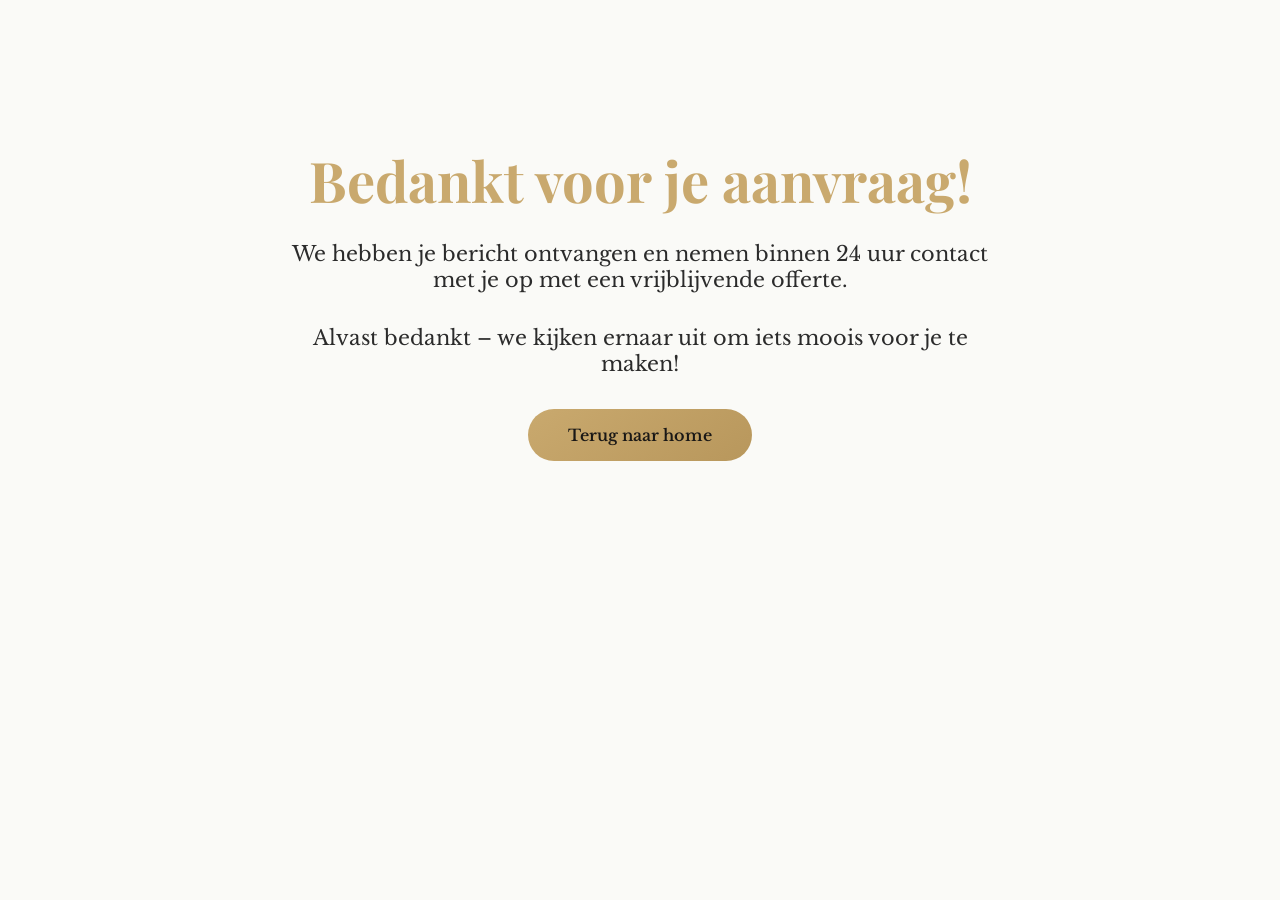
<file: bedankt.html>
<!DOCTYPE html>
<html lang="nl">
<head>
  <meta charset="UTF-8">
  <meta name="viewport" content="width=device-width, initial-scale=1.0">
  <title>Bedankt! - Charcuterie Ruben en Ryan</title>
  <link href="https://fonts.googleapis.com/css2?family=Playfair+Display&family=Libre+Baskerville&display=swap" rel="stylesheet">
  <style>
    body { 
      font-family: 'Libre Baskerville', serif; 
      background: #FAFAF7; 
      color: #2B2B2B; 
      text-align: center; 
      padding: 6rem 2rem; 
    }
    h1 { 
      font-family: 'Playfair Display', serif; 
      font-size: 3.5rem; 
      color: #c9a96e; 
      margin-bottom: 1.5rem; 
    }
    p { font-size: 1.3rem; max-width: 700px; margin: 0 auto 2rem; }
    a { 
      display: inline-block; 
      padding: 1rem 2.5rem; 
      background: linear-gradient(145deg, #c9a96e, #b8975c); 
      color: #1a1816; 
      text-decoration: none; 
      border-radius: 50px; 
      font-weight: 600; 
    }
  </style>
</head>
<body>
  <h1>Bedankt voor je aanvraag!</h1>
  <p>We hebben je bericht ontvangen en nemen binnen 24 uur contact met je op met een vrijblijvende offerte.</p>
  <p>Alvast bedankt – we kijken ernaar uit om iets moois voor je te maken!</p>
  <a href="/">Terug naar home</a>
</body>
</html>
</file>
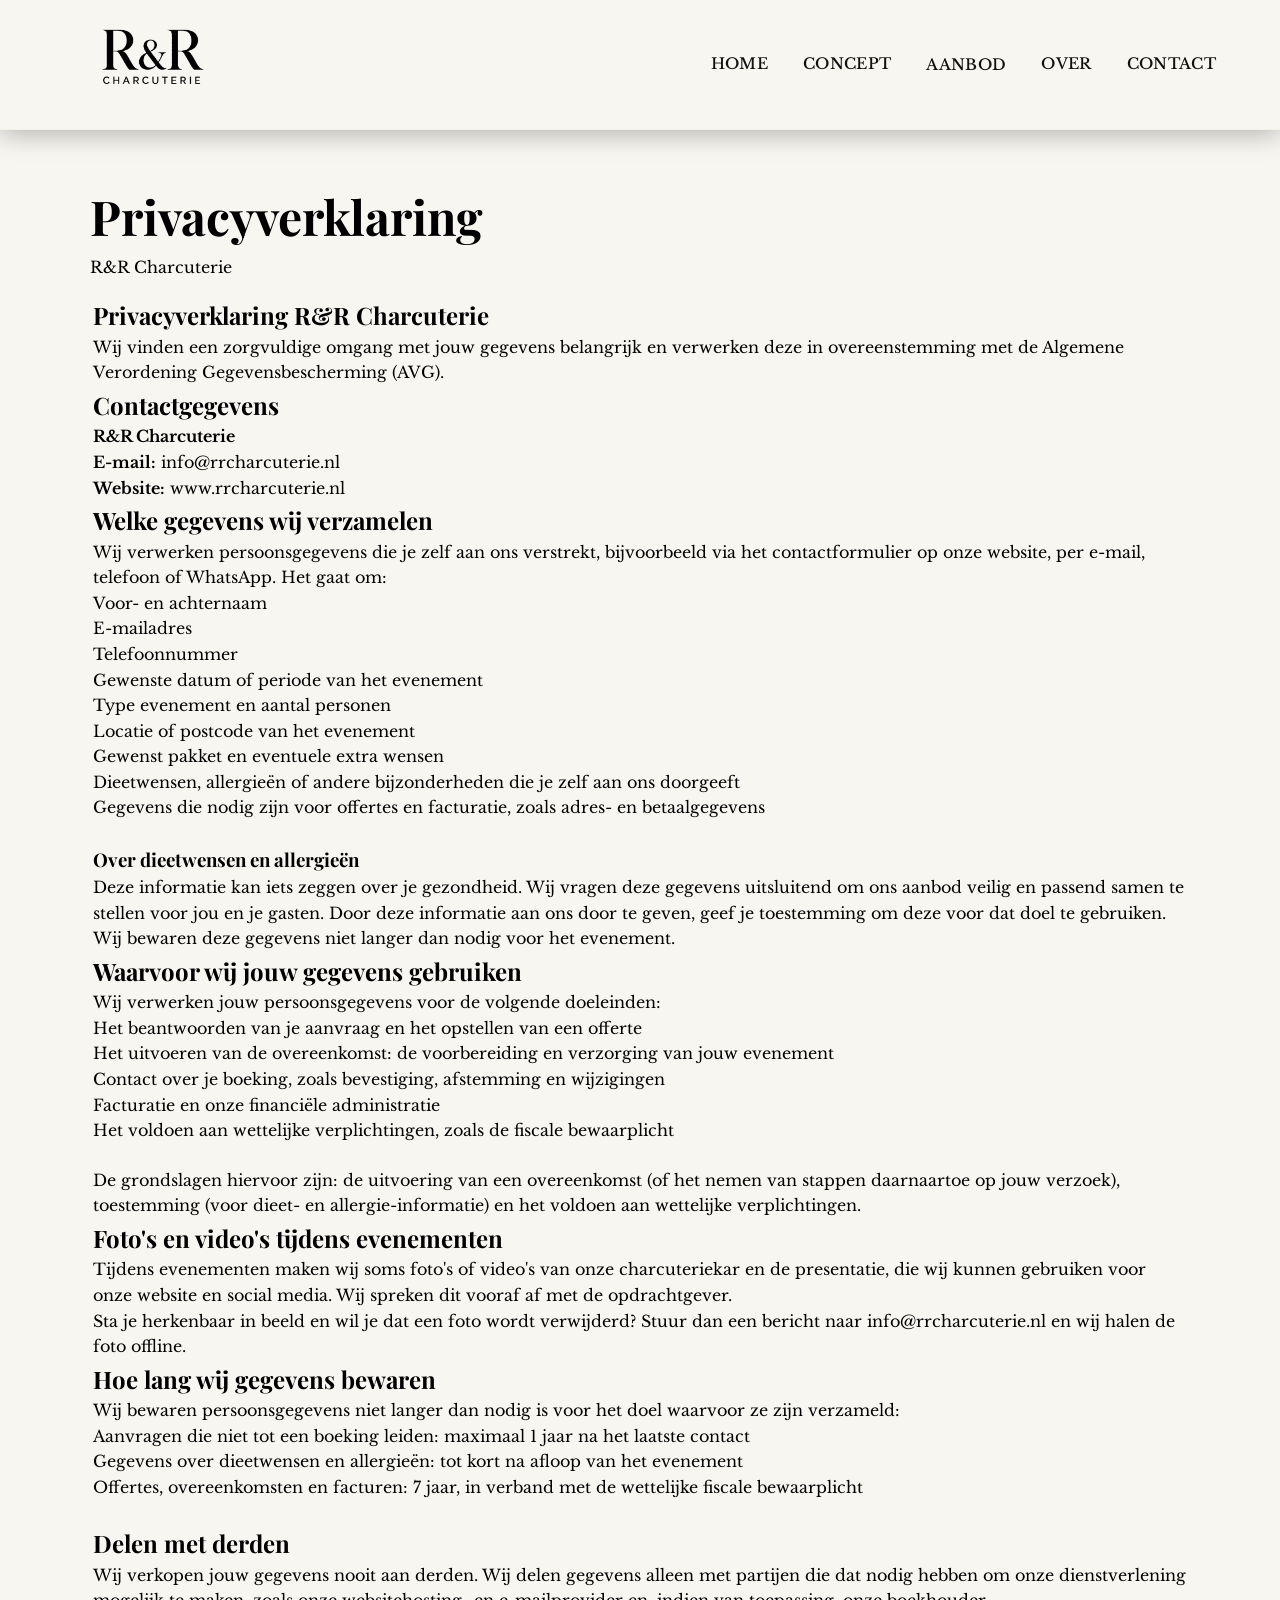
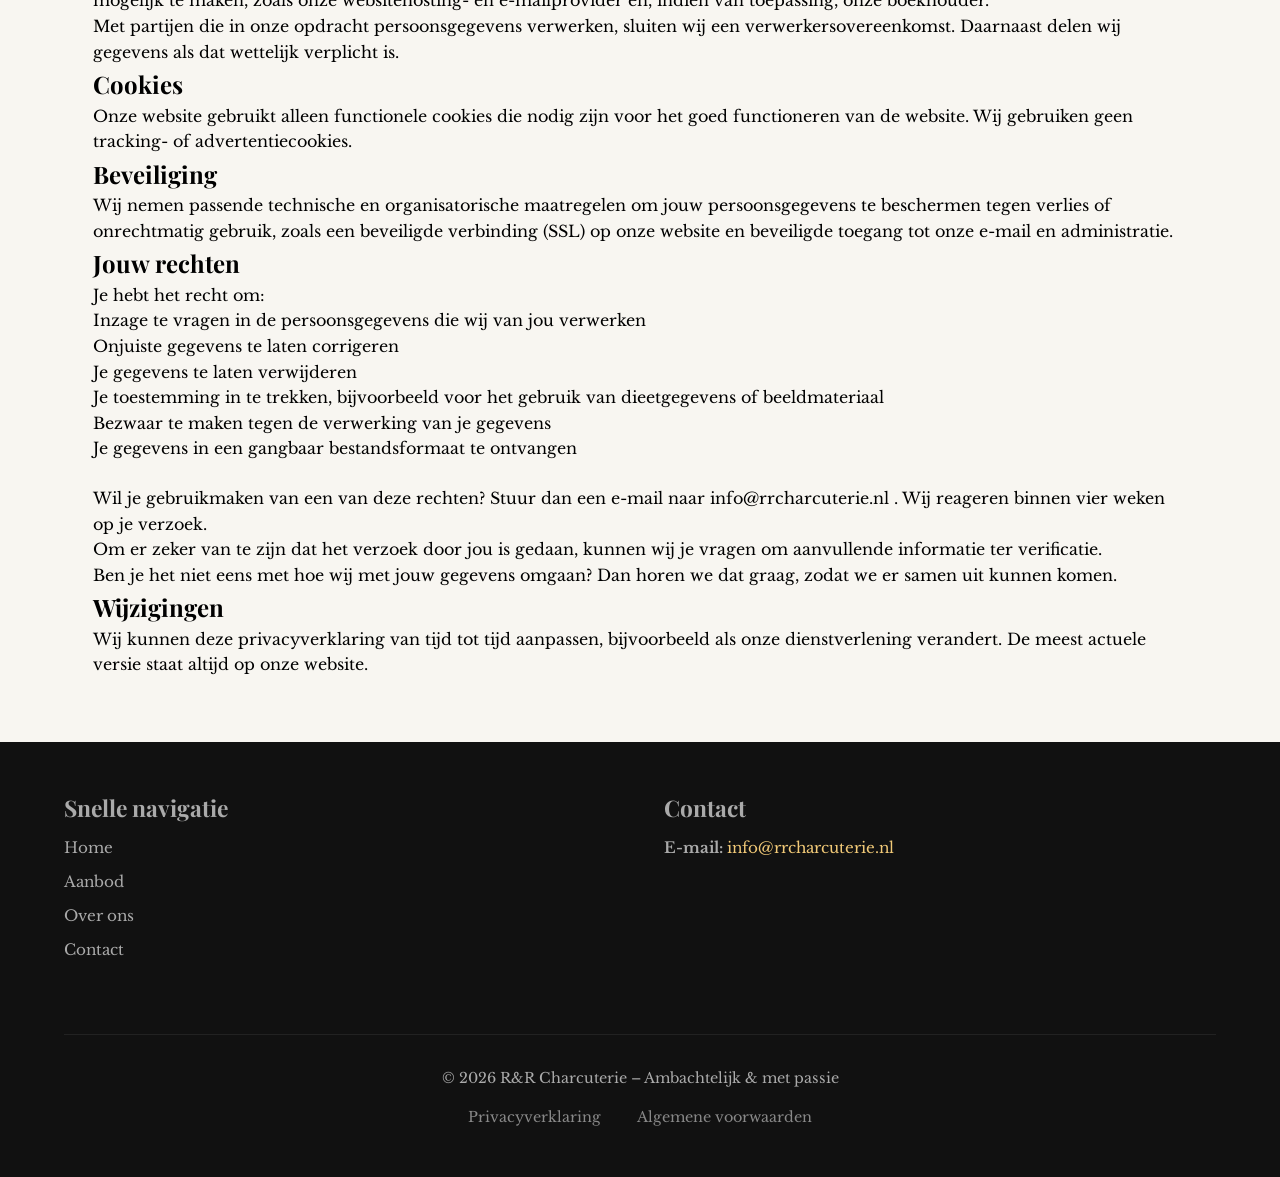
<file: privacy.html>
<!DOCTYPE html>
<html lang="nl">

<head>
  <meta charset="UTF-8">
  <meta name="viewport" content="width=device-width, initial-scale=1.0">

  <title>Privacyverklaring - R&R Charcuterie</title>

  <!-- CSS -->
  <link rel="stylesheet" href="/styles.css">

  <!-- Favicon -->
  <link rel="icon" type="image/jpeg" href="t4jKO.jpg">

  <!-- Google Fonts -->
  <link rel="preconnect" href="https://fonts.googleapis.com">
  <link rel="preconnect" href="https://fonts.gstatic.com" crossorigin>

  <link
    href="https://fonts.googleapis.com/css2?family=Playfair+Display:wght@400;600&family=Libre+Baskerville&display=swap"
    rel="stylesheet"
  >
</head>

<body>

  <!-- HEADER -->
  <header class="header">
    <div class="container">

      <a href="/" class="logo" aria-label="R&R Charcuterie home">
        <img
          src="t4jKO-removebg-preview.png"
          alt="R&R Charcuterie logo"
        >
      </a>

      <button
        class="menu-toggle"
        aria-label="Menu openen"
        type="button"
      >
        ☰
      </button>

      <nav class="nav" aria-label="Hoofdnavigatie">
        <a href="/">Home</a>

        <a href="/#hoe-werkt-het">
          Concept
        </a>

        <div class="dropdown">
          <a
            href="/#menu"
            class="dropdown-toggle"
          >
            Aanbod
          </a>
        </div>

        <a href="/#over">
          Over
        </a>

        <a href="/#contact">
          Contact
        </a>
      </nav>

    </div>
  </header>


  <!-- PRIVACYVERKLARING -->
  <main class="terms-page">

    <section class="terms-hero">
      <div class="container">
        <h1>Privacyverklaring</h1>
        <p class="terms-date">
          R&amp;R Charcuterie
        </p>
      </div>
    </section>


    <section class="terms-section">
      <div class="container terms-container">


        <!-- Intro -->
        <article class="terms-article">
          <h2>Privacyverklaring R&amp;R Charcuterie</h2>

          <p>
            Wij vinden een zorgvuldige omgang met jouw gegevens belangrijk en
            verwerken deze in overeenstemming met de Algemene Verordening
            Gegevensbescherming (AVG).
          </p>
        </article>


        <!-- Contactgegevens -->
        <article class="terms-article">
          <h2>Contactgegevens</h2>

          <p>
            <strong>R&amp;R Charcuterie</strong>
          </p>

          <p>
            <strong>E-mail:</strong>
            <a href="mailto:info@rrcharcuterie.nl">
              info@rrcharcuterie.nl
            </a>
          </p>

          <p>
            <strong>Website:</strong>
            <a href="https://rrcharcuterie.nl">
              www.rrcharcuterie.nl
            </a>
          </p>
        </article>


        <!-- Welke gegevens -->
        <article class="terms-article">
          <h2>Welke gegevens wij verzamelen</h2>

          <p>
            Wij verwerken persoonsgegevens die je zelf aan ons verstrekt,
            bijvoorbeeld via het contactformulier op onze website, per e-mail,
            telefoon of WhatsApp. Het gaat om:
          </p>

          <ul>
            <li>Voor- en achternaam</li>
            <li>E-mailadres</li>
            <li>Telefoonnummer</li>
            <li>Gewenste datum of periode van het evenement</li>
            <li>Type evenement en aantal personen</li>
            <li>Locatie of postcode van het evenement</li>
            <li>Gewenst pakket en eventuele extra wensen</li>
            <li>
              Dieetwensen, allergieën of andere bijzonderheden die je zelf
              aan ons doorgeeft
            </li>
            <li>
              Gegevens die nodig zijn voor offertes en facturatie,
              zoals adres- en betaalgegevens
            </li>
          </ul>

          <h3>Over dieetwensen en allergieën</h3>

          <p>
            Deze informatie kan iets zeggen over je gezondheid. Wij vragen
            deze gegevens uitsluitend om ons aanbod veilig en passend samen
            te stellen voor jou en je gasten. Door deze informatie aan ons
            door te geven, geef je toestemming om deze voor dat doel te
            gebruiken. Wij bewaren deze gegevens niet langer dan nodig voor
            het evenement.
          </p>
        </article>


        <!-- Waarvoor -->
        <article class="terms-article">
          <h2>Waarvoor wij jouw gegevens gebruiken</h2>

          <p>
            Wij verwerken jouw persoonsgegevens voor de volgende doeleinden:
          </p>

          <ul>
            <li>
              Het beantwoorden van je aanvraag en het opstellen van een
              offerte
            </li>
            <li>
              Het uitvoeren van de overeenkomst: de voorbereiding en
              verzorging van jouw evenement
            </li>
            <li>
              Contact over je boeking, zoals bevestiging, afstemming en
              wijzigingen
            </li>
            <li>
              Facturatie en onze financiële administratie
            </li>
            <li>
              Het voldoen aan wettelijke verplichtingen, zoals de fiscale
              bewaarplicht
            </li>
          </ul>

          <p>
            De grondslagen hiervoor zijn: de uitvoering van een overeenkomst
            (of het nemen van stappen daarnaartoe op jouw verzoek), toestemming
            (voor dieet- en allergie-informatie) en het voldoen aan wettelijke
            verplichtingen.
          </p>
        </article>


        <!-- Foto's en video's -->
        <article class="terms-article">
          <h2>Foto's en video's tijdens evenementen</h2>

          <p>
            Tijdens evenementen maken wij soms foto's of video's van onze
            charcuteriekar en de presentatie, die wij kunnen gebruiken voor
            onze website en social media. Wij spreken dit vooraf af met de
            opdrachtgever.
          </p>

          <p>
            Sta je herkenbaar in beeld en wil je dat een foto wordt verwijderd?
            Stuur dan een bericht naar
            <a href="mailto:info@rrcharcuterie.nl">
              info@rrcharcuterie.nl
            </a>
            en wij halen de foto offline.
          </p>
        </article>


        <!-- Bewaartermijn -->
        <article class="terms-article">
          <h2>Hoe lang wij gegevens bewaren</h2>

          <p>
            Wij bewaren persoonsgegevens niet langer dan nodig is voor het
            doel waarvoor ze zijn verzameld:
          </p>

          <ul>
            <li>
              Aanvragen die niet tot een boeking leiden: maximaal 1 jaar na
              het laatste contact
            </li>
            <li>
              Gegevens over dieetwensen en allergieën: tot kort na afloop
              van het evenement
            </li>
            <li>
              Offertes, overeenkomsten en facturen: 7 jaar, in verband met
              de wettelijke fiscale bewaarplicht
            </li>
          </ul>
        </article>


        <!-- Derden -->
        <article class="terms-article">
          <h2>Delen met derden</h2>

          <p>
            Wij verkopen jouw gegevens nooit aan derden. Wij delen gegevens
            alleen met partijen die dat nodig hebben om onze dienstverlening
            mogelijk te maken, zoals onze websitehosting- en e-mailprovider
            en, indien van toepassing, onze boekhouder.
          </p>

          <p>
            Met partijen die in onze opdracht persoonsgegevens verwerken,
            sluiten wij een verwerkersovereenkomst. Daarnaast delen wij
            gegevens als dat wettelijk verplicht is.
          </p>
        </article>


        <!-- Cookies -->
        <article class="terms-article">
          <h2>Cookies</h2>

          <p>
            Onze website gebruikt alleen functionele cookies die nodig zijn
            voor het goed functioneren van de website. Wij gebruiken geen
            tracking- of advertentiecookies.
          </p>
        </article>


        <!-- Beveiliging -->
        <article class="terms-article">
          <h2>Beveiliging</h2>

          <p>
            Wij nemen passende technische en organisatorische maatregelen
            om jouw persoonsgegevens te beschermen tegen verlies of
            onrechtmatig gebruik, zoals een beveiligde verbinding (SSL)
            op onze website en beveiligde toegang tot onze e-mail en
            administratie.
          </p>
        </article>


        <!-- Rechten -->
        <article class="terms-article">
          <h2>Jouw rechten</h2>

          <p>
            Je hebt het recht om:
          </p>

          <ul>
            <li>
              Inzage te vragen in de persoonsgegevens die wij van jou
              verwerken
            </li>
            <li>
              Onjuiste gegevens te laten corrigeren
            </li>
            <li>
              Je gegevens te laten verwijderen
            </li>
            <li>
              Je toestemming in te trekken, bijvoorbeeld voor het gebruik
              van dieetgegevens of beeldmateriaal
            </li>
            <li>
              Bezwaar te maken tegen de verwerking van je gegevens
            </li>
            <li>
              Je gegevens in een gangbaar bestandsformaat te ontvangen
            </li>
          </ul>

          <p>
            Wil je gebruikmaken van een van deze rechten? Stuur dan een
            e-mail naar
            <a href="mailto:info@rrcharcuterie.nl">
              info@rrcharcuterie.nl
            </a>.
            Wij reageren binnen vier weken op je verzoek.
          </p>

          <p>
            Om er zeker van te zijn dat het verzoek door jou is gedaan,
            kunnen wij je vragen om aanvullende informatie ter verificatie.
          </p>

          <p>
            Ben je het niet eens met hoe wij met jouw gegevens omgaan?
            Dan horen we dat graag, zodat we er samen uit kunnen komen.
          </p>
        </article>


        <!-- Wijzigingen -->
        <article class="terms-article">
          <h2>Wijzigingen</h2>

          <p>
            Wij kunnen deze privacyverklaring van tijd tot tijd aanpassen,
            bijvoorbeeld als onze dienstverlening verandert. De meest
            actuele versie staat altijd op onze website.
          </p>
        </article>


      </div>
    </section>

  </main>


  <!-- FOOTER -->
  <footer class="footer">

    <div class="container">

      <div class="footer-top">

        <nav
          class="footer-links"
          aria-label="Footer navigatie"
        >

          <h2>
            Snelle navigatie
          </h2>

          <ul>

            <li>
              <a href="/">
                Home
              </a>
            </li>

            <li>
              <a href="/#menu">
                Aanbod
              </a>
            </li>

            <li>
              <a href="/#over">
                Over ons
              </a>
            </li>

            <li>
              <a href="/#contact">
                Contact
              </a>
            </li>

          </ul>

        </nav>


        <div class="footer-contact">

          <h2>
            Contact
          </h2>

          <p>
            <strong>E-mail:</strong>
            <a href="mailto:info@rrcharcuterie.nl">
              info@rrcharcuterie.nl
            </a>
          </p>

        </div>

      </div>


      <div class="footer-bottom">

        <p>
          © 2026 R&amp;R Charcuterie – Ambachtelijk &amp; met passie
        </p>

        <div class="footer-legal">

          <a href="/privacy.html">
            Privacyverklaring
          </a>

          <a href="/algemeen.html">
            Algemene voorwaarden
          </a>

        </div>

      </div>

    </div>

  </footer>


  <!-- JavaScript voor mobiel menu -->
  <script>
    const menuToggle = document.querySelector('.menu-toggle');
    const nav = document.querySelector('.nav');

    if (menuToggle && nav) {
      menuToggle.addEventListener('click', () => {
        nav.classList.toggle('active');
      });
    }
  </script>

</body>
</html>
</file>
<file: styles.css>
/* === RESET & BASICS === */
* {
    margin: 0;
    padding: 0;
    box-sizing: border-box;
  }
html {
  scroll-behavior: smooth !important;
}
  
  body {
    --offwhite: #F8F6F1;
    min-height: 100vh;           /* pagina mag scrollen als content langer is */
    margin: 0;
    font-family: 'Libre Baskerville', serif;
    line-height: 1.6;
    background-color: var(--offwhite)
  }
  
  h1, h2, h3 {
    font-family: 'Playfair Display', serif;
  }
  
  .container {
    width: 90%;
    max-width: 1100px;
    margin: 0 auto;
  }
  
  :root {
    --charcoal: #111111;           /* dieper zwart voor maximale contrast */
    --header-bg: #ffffff;          /* bijna zwart, rijk & diep */
    --header-text: #111111;        /* puur wit – max contrast op donkere bg */
    --accent: #f1c977;             /* helderder, warmer goud – knalt eruit */
    --accent-dark: #d9b26f;        /* donkerdere goud voor diepte in gradients */
    --offwhite: #ffffff;           /* helder wit – beste achtergrond voor tekst */
    --taupe: #8c7f6b;              /* donkerdere neutraal voor secundair */
    --text-dark: #0f0f0f;          /* bijna zwart – super leesbaar op wit */
    --text-light: #444444;         /* donker grijs – goed voor subtiele tekst */
    --border-light: #d9d0b8;       /* zachte maar zichtbare border */
    --shadow-gold: rgba(240,211,153,0.35); /* sterkere gouden schaduw */
  }
  
  /* === HEADER === */
  .header {
    background: var(--offwhite);
    color: var(--header-text);
    position: sticky;
    top: 0;
    z-index: 1000;
    box-shadow: 0 4px 25px rgba(0, 0, 0, 0.28);
    backdrop-filter: blur(12px);
    -webkit-backdrop-filter: blur(12px);
    border-bottom: 1px solid rgba(201, 169, 110, 0.08);
    transition: all 0.35s ease;
  }
  
  .header.scrolled {
    background: rgba(26, 24, 22, 0.92);
    box-shadow: 0 6px 35px rgba(0, 0, 0, 0.4);
    backdrop-filter: blur(16px);
  }
  
  .header .container {
    display: flex;
    justify-content: space-between;
    align-items: center;
    max-width: 1440px;
    margin: 0 auto;
  }
  
  .logo {
    font-size: 1.55rem;
    font-weight: 700;
    letter-spacing: -0.02em;
    text-decoration: none;
    background: linear-gradient(90deg, var(--accent), #e8d5b7);
    -webkit-background-clip: text;
    background-clip: text;
    -webkit-text-fill-color: transparent;
  }

 
  
  .nav {
    display: flex;
    align-items: center;
    gap: 2.2rem;
  }
  
  .nav a {
    color: var(--header-text);
    text-decoration: none;
    font-size: 0.95rem;
    font-weight: 500;
    letter-spacing: 0.02em;
    text-transform: uppercase;
    position: relative;
    transition: all 0.28s ease;
  }
  
  .nav a:hover,
  .nav a.active {
    color: var(--accent);
  }
  
  .nav a::after {
    content: '';
    position: absolute;
    width: 0;
    height: 1.5px;
    bottom: -6px;
    left: 0;
    background: var(--accent);
    transition: width 0.35s cubic-bezier(0.22, 0.61, 0.36, 1);
  }
  
  .nav a:hover::after,
  .nav a.active::after {
    width: 100%;
  }

  .logo img{
    width: 175px;
  }



  
  .menu-toggle {
    display: none;
    background: none;
    border: none;
    color: var(--header-text);
    font-size: 1.6rem;
    cursor: pointer;
    padding: 0.5rem;
    line-height: 1;
  }

  
  
  /* === DROPDOWN === */
  .dropdown {
    position: relative;
    display: inline-block;
  }
  
  .dropdown-toggle {
    color: var(--header-text);
    text-decoration: none;
    font-size: 0.95rem;
    font-weight: 500;
    letter-spacing: 0.02em;
    text-transform: uppercase;
    padding: 0.5rem 0;
    transition: color 0.28s ease;
  }
  
  .dropdown-toggle:hover,
  .dropdown-toggle.active {
    color: var(--accent);
  }
  
  /* Dropdown menu (verborgen standaard) */
  .dropdown-menu {
    display: none;
    position: absolute;
    top: 100%;
    left: 0;
    background: var(--header-bg);
    min-width: 180px;
    box-shadow: 0 8px 25px rgba(0,0,0,0.35);
    border-radius: 8px;
    overflow: hidden;
    backdrop-filter: blur(12px);
    -webkit-backdrop-filter: blur(12px);
    border: 1px solid rgba(201,169,110,0.15);
    z-index: 999;
    margin-top: 6px;
  }
  
  .dropdown-menu a {
    display: block;
    padding: 0.9rem 1.5rem;
    color: var(--header-text);
    text-decoration: none;
    font-size: 0.9rem;
    transition: all 0.25s ease;
    white-space: nowrap;
  }
  
  .dropdown-menu a:hover {
    background: rgba(201,169,110,0.15);
    color: var(--accent);
    padding-left: 1.8rem;
  }
  
  /* Hover: toon dropdown op desktop */
  .dropdown:hover .dropdown-menu {
    display: block;
  }
  
  /* === DROPDOWN OP MOBIEL – veel schoner en intuïtiever === */
  @media (max-width: 768px) {
    /* Dropdown wrapper in mobiel menu */
    .dropdown {
      width: 100%;
    }
  
    /* De toggle-link (Aanbod) krijgt een pijltje of indicator */
    .dropdown-toggle {
      display: flex;
      justify-content: space-between;
      align-items: center;
      width: 100%;
      padding: 0.8rem 1rem;
      cursor: pointer;
    }
  
    .nav{
      align-items: flex-start;
    }
  
    .dropdown-toggle::after {
      content: '▼';
      font-size: 0.8rem;
      transition: transform 0.3s ease;
    }
  
    /* Als submenu open is: draai pijltje om */
    .dropdown.open .dropdown-toggle::after {
      transform: rotate(180deg);
    }
  
    /* Submenu zelf */
    .dropdown-menu {
      display: none; /* standaard dicht */
      position: static;
      background: rgba(0,0,0,0.15); /* subtiel donkerder voor contrast */
      border: none;
      box-shadow: none;
      margin: 0;
      padding: 0.5rem 0 0.5rem 1.5rem; /* lichte insprong */
      border-left: 3px solid var(--accent);
    }
  
    .dropdown-menu a {
      display: block;
      padding: 0.9rem 1rem;
      font-size: 1rem;
      color: var(--header-text);
      text-decoration: none;
    }
  
    .dropdown-menu a:hover {
      background: rgba(201,169,110,0.2);
    }
  
    /* Toon submenu als .open class op .dropdown staat */
    .dropdown.open .dropdown-menu {
      display: block;
    }
  }
  /* === HERO === */
  .hero {
    position: relative;
    height: 70vh;
    display: grid;
    place-items: start center;          /* hoger positioneren */
    padding-top: clamp(5rem, 10vh, 10rem); /* titel hoger op pagina */
    color: #f5f0e9;
    overflow: hidden;
    isolation: isolate;
  }
  
  .hero-img {
    position: absolute;
    inset: 0;
    width: 100%;
    height: 100%;
    object-fit: cover;
    object-position: center 60%;
    z-index: 1;
    will-change: transform;
  }

  .hero-info{
    margin-bottom: 3rem;
  }
  
  .hero-overlay {
    position: absolute;
    inset: 0;
    background: linear-gradient(
      to bottom,
      rgba(0,0,0,0.28) 0%,
      rgba(0,0,0,0.55) 50%,
      rgba(0,0,0,0.65) 100%
    );
    z-index: 2;
    mix-blend-mode: multiply;
    pointer-events: none;
  }
  
  .hero-content {
    position: relative;
    z-index: 3;
    text-align: center;
    padding: 0 1.5rem;
    margin-bottom:3em;
  }
  
  .hero-title {
    font-size: clamp(5rem, 8vw, 6.5rem);
    font-weight: 800;
    letter-spacing: -0.04em;
    line-height: 1.2;
    margin: 0 0 1.2rem;
    text-shadow: 0 8px 32px rgba(0,0,0,0.65);
    background: linear-gradient(90deg, var(--accent), #e8d5b7, var(--accent));
    -webkit-background-clip: text;
    background-clip: text;
    -webkit-text-fill-color: transparent;
    animation: subtleGlow 6s ease-in-out infinite alternate;
  }
  
  .hero-subtitle {
    font-size: clamp(1.25rem, 3.5vw, 1.55rem);
    font-weight: 400;
    line-height: 1.45;
    margin: 0 0 1rem;
    opacity: 0.92;
    letter-spacing: 0.01em;
  }
  
  /* === BUTTONS === */
  .btn {
    display: inline-flex;
    align-items: center;
    justify-content: center;
    gap: 0.8rem;
    padding: 1rem 2.4rem;
    font-size: 1.05rem;
    font-weight: 600;
    letter-spacing: 0.06em;
    text-transform: uppercase;
    text-decoration: none;
    border: none;
    border-radius: 50px;
    cursor: pointer;
    transition: all 0.4s cubic-bezier(0.22, 1, 0.36, 1);
    will-change: transform, box-shadow;
  }
  
  .btn-primary, .btn-hero {
    background: linear-gradient(145deg, var(--accent), #b8975c);
    color: #1a1816;
    box-shadow: 
      0 8px 25px rgba(201, 169, 110, 0.35),
      inset 0 1px 0 rgba(255,255,255,0.18);
  }
  
  .btn-primary:hover,
  .btn-primary:focus-visible,
  .btn-hero:hover,
  .btn-hero:focus-visible {
    transform: translateY(-4px) scale(1.04);
    box-shadow: 
      0 16px 40px rgba(201, 169, 110, 0.5),
      inset 0 1px 0 rgba(255,255,255,0.25);
    background: linear-gradient(145deg, #d4b577, var(--accent));
  }
  
  .btn-primary:active 
  , .btn-hero:active{
    transform: translateY(-1px) scale(0.98);
    box-shadow: 0 6px 20px rgba(201, 169, 110, 0.4);
  }
  
  /* === VERGELIJKING / KEUZE BLOKKEN – compact & in één scherm === */
  .comparison-section {
    padding: clamp(4rem, 8vh, 7rem) 0;
    background: var(--offwhite);
    color: var(--charcoal);
  }
  
  .section-title {
    font-size: clamp(2.4rem, 5vw, 3.8rem);
    text-align: center;
    margin-bottom: 0.8rem;
    background: linear-gradient(90deg, var(--accent), #e8d5b7, var(--accent));
    -webkit-background-clip: text;
    background-clip: text;
    -webkit-text-fill-color: transparent;
  }
  
  .how-it-works {
    padding: 8rem 0 10rem;
     background-image: url("top-view-cheese-assortment-with-copy-space.jpg");
    background-size: cover;
    background-position: center;
    background-repeat: no-repeat;
    text-align: center;
  }


  
  .section-title {
    font-size: clamp(2.8rem, 6vw, 4.5rem);
    margin-bottom: 1rem;
    background: linear-gradient(90deg, var(--accent), #e8d5b7);
    -webkit-background-clip: text;
    background-clip: text;
    -webkit-text-fill-color: transparent;
  }
  
  .section-subtitle {
    font-size: 1.25rem;
    max-width: 720px;
    margin: 0 auto 4.5rem;
  }
  
  .timeline {
    position: relative;
    max-width: 900px;
    margin: 0 auto;
    padding: 1rem 0;
  }
  
  
  .timeline::before {
    content: '';
    position: absolute;
    top: 0;
    bottom: 0;
    left: 50%;
    width: 4px;
    background: linear-gradient(to bottom, var(--accent), rgba(201,169,110,0.3));
    transform: translateX(-50%);
    border-radius: 2px;
  }
  
  .timeline-item {
    display: flex;
    align-items: center;
    margin: 3rem 0;
    opacity: 0;
    transform: translateY(30px);
    transition: opacity 0.8s ease, transform 0.8s ease;
  }
  
  .timeline-item.visible {
    opacity: 1;
    transform: translateY(0);
  }
  
  .timeline-item:nth-child(even) {
    flex-direction: row-reverse;
    text-align: right;
  }
  
  .timeline-dot {
    width: 22px;
    height: 22px;
    background: var(--accent);
    border: 4px solid white;
    border-radius: 50%;
    box-shadow: 0 0 0 6px rgba(201,169,110,0.25);
    position: absolute;
    left: 50%;
    transform: translateX(-50%);
    z-index: 2;
    transition: all 0.5s ease;
  }
  
  .timeline-content {
    width: 45%;
    background: white;
    padding: 2rem;
    border-radius: 16px;
    box-shadow: 0 12px 40px rgba(0,0,0,0.08);
    transition: all 0.5s ease;
  }
  
  .timeline-content h3 {
    font-size: 1.9rem;
    margin-bottom: 0.8rem;
    color: var(--charcoal);
  }
  
  .timeline-content p {
    font-size: 1.08rem;
    color: #555;
    line-height: 1.6;
  }
  
  .timeline-item:hover .timeline-content {
    box-shadow: 0 20px 60px rgba(201,169,110,0.25);
    transform: translateY(-8px);
  }
  
  .how-cta {
    margin-top: 5rem;
  }
  
  /* MOBIEL FIX – alleen dit blok veranderd */
  @media (max-width: 900px) {
    .timeline::before {
      left: 30px;               /* lijn netjes links */
    }
  
    .timeline-item {
      flex-direction: row !important;   /* altijd row, geen reverse meer */
      align-items: flex-start;
      text-align: left !important;
      margin: 4rem 0;
    }
  
    .timeline-dot {
      position: static;         /* niet meer absoluut */
      margin: 0.6rem;
      flex-shrink: 0;
      transform: none;
    }
  
    .timeline-content {
      width: calc(100% - 70px); /* ruimte voor dot */
      margin-left: 0;
      padding: 1.8rem;
    }
  
    /* Extra kleine schermen – nog compacter */
    @media (max-width: 480px) {
      .timeline::before {
        left: 20px;
      }
      .timeline-dot {
        width: 18px;
        height: 18px;
        border-width: 3px;
        margin-right: 1.2rem;
      }
      .timeline-content {
        width: calc(100% - 60px);
        padding: 1.5rem;
      }
    }
  }
  
  .section-subtitle {
    text-align: center;
    font-size: 1.2rem;
    max-width: 600px;
    margin: 0 auto 3rem;
  }
  
  .comparison-grid {
    display: grid;
    grid-template-columns: repeat(2, 1fr); /* altijd 3 kolommen op desktop */
    gap: 1.8rem;
    max-width: 1400px;
    margin: 0 auto;
  }

  

  
  .comparison-item {
    background: white;
    border-radius: 1rem;
    padding: 1.8rem 1.4rem;
    box-shadow: 0 8px 30px rgba(0,0,0,0.06);
    transition: all 0.35s ease;
    text-align: center;
    border: 2px solid black;
    display: flex;
    flex-direction: column;
    height: 100%; /* gelijk hoogte */
  }
  
  a {
    text-decoration: none;
    color: inherit;
  }
  
  a .timeline {
    display: block;
    cursor: pointer;
  }
.custom-menu{
  margin-top: 2rem;
  background-color: var(--offwhite);
  padding: 20px;
  border-radius: 1em;
  border: 2px solid black;
}

.custom-text{
  margin-bottom: 1em;
}
  
  
  
  .comparison-item:hover {
    transform: translateY(-8px);
    box-shadow: 0 16px 45px rgba(201,169,110,0.2);
  }
  
  .comparison-item.featured {
    border: 2px solid var(--accent);
    background: linear-gradient(to bottom, #fffaf0, #ffffff);
  }
  
  .comparison-item h3 {
    font-size: 1.9rem;
    margin: 0 0 0.4rem;
    color: var(--charcoal);
  }
  
  .tagline {
    font-size: 1.05rem;
    font-style: italic;
    color: var(--dark);
    margin: 0 0 1.2rem;
  }
  
 ul {
    list-style: none;
    padding: 0;
    margin: 0 0 1.5rem;
    flex-grow: 1;
    text-align: left;
  }
  
  .comparison-item li {
    margin: 0.7rem 0;
    position: relative;
    padding-left: 1.6rem;
    font-size: 1rem;
    line-height: 1.4;
  }
  
  .comparison-item li::before {
    content: '✦';
    color: var(--accent);
    position: absolute;
    left: 0;
    top: 2px;
  }

  .extra-item li {
       margin: 0.7rem 0;
    position: relative;
    padding-left: 1.6rem;
    font-size: 1rem;
    line-height: 1.4;
  }

  .extra-item li::before{
     content: '✦';
    color: var(--accent);
    position: absolute;
    left: 0;
    top: 2px;
  }
  
  .actions {
    margin-top: auto;
    display: flex;
    gap: 1rem;
    justify-content: center;
    flex-wrap: wrap;
  }
  
  .btn-secondary {
    background: transparent;
    border: 2px solid black;
    color: var(--dark);
    padding: 0.8rem 1.6rem;
    font-size: 0.95rem;
    border-radius: 50px;
  }

  .btn-hero {
    background-color: var(--accent);
    border: 2px solid black;
    color: var(--charcoal);
    padding: 0.8rem 1.6rem;
    font-size: 0.95rem;
    border-radius: 50px;
  }
  
  .btn-secondary:hover {
    background: var(--accent);
    color: #1a1816;
  }

  .concept-section{
    padding: 8rem 0;
  }
  
  .over-section {
    padding: 8rem 0;
    background-color: rgba(208, 208, 208, 0.091);
    text-align: center;
  }
  
  .section-title {
    font-size: clamp(2.8rem, 6vw, 4.5rem);
    margin-bottom: 2rem;
    background: linear-gradient(90deg, var(--accent), #e8d5b7);
    -webkit-background-clip: text;
    background-clip: text;
    -webkit-text-fill-color: transparent;
  }
  
  .over-grid {
    display: grid;
    grid-template-columns: 1fr 1fr;
    gap: 4rem;
    align-items: center;
    max-width: 1100px;
    margin: 0 auto;
  }

  .over-content {
  display: flex;
  align-items: center;
  gap: 5rem;
}

.over-text {
  flex: 1;
}

.over-image {
  flex: 1;
}

.over-image img {
  width: 100%;
  height: 100%;
  display: block;
  border-radius: 18px;
  object-fit: cover;
  box-shadow: 0 20px 60px rgba(0, 0, 0, 0.15);
}

/* Mobiel */
@media (max-width: 900px) {
  .over-content {
    flex-direction: column;
    gap: 3rem;
  }

  .over-text,
  .over-image {
    width: 100%;
  }
}
  
  .over-text {
    text-align: left;
  }
  
  .intro {
    font-size: 1.4rem;
    font-style: italic;
    color: var(--accent);
    margin-bottom: 1.5rem;
  }
  
  .over-text p {
    font-size: 1.15rem;
    margin-bottom: 1.4rem;
    color: #444;
  }
  
  .highlights {
    list-style: none;
    margin: 2rem 0;
    padding: 0;
  }

  .highlights li {
    font-size: 1.1rem;
    margin: 1rem 0;
    position: relative;
    padding-left: 2rem;
  }
  
  .highlights li::before {
    content: '✦';
    color: var(--accent);
    position: absolute;
    left: 0;
    font-size: 1.4rem;
  }
  
  .closing {
    font-size: 1.25rem;
    font-weight: 600;
    margin-top: 2rem;
    color: var(--charcoal);
  }
  
  .over-images {
    display: grid;
    gap: 1.5rem;
  }
  
  .over-img {
    width: 100%;
    height: 320px;
    object-fit: cover;
    border-radius: 12px;
    box-shadow: 0 12px 35px rgba(0,0,0,0.12);
    transition: transform 0.4s ease;
  }
  
  .over-img:hover {
    transform: scale(1.04);
  }
  
  .contact-section {
    padding: 8rem 0 10rem;
    text-align: center;
  }
  
  .section-title {
    font-size: clamp(2.8rem, 6vw, 4.5rem);
    margin-bottom: 1rem;
    background: linear-gradient(90deg, var(--accent), #e8d5b7);
    -webkit-background-clip: text;
    background-clip: text;
    -webkit-text-fill-color: transparent;
  }
  
  .contact-section {
    padding: 8rem 0 10rem;
    background: linear-gradient(to bottom, #f8f5f0, var(--offwhite));
    text-align: center;
  }
  
  .section-title {
    font-size: clamp(2.8rem, 6vw, 4.5rem);
    margin-bottom: 1rem;
    background: linear-gradient(90deg, var(--accent), #e8d5b7);
    -webkit-background-clip: text;
    background-clip: text;
    -webkit-text-fill-color: transparent;
  }

  
  .contact-form {
    margin: 0 auto;
    text-align: left;
    padding: 3rem;
    box-shadow: 0 20px 60px rgba(0,0,0,0.08);
  }
  
  .form-row {
    display: grid;
    grid-template-columns: repeat(auto-fit, minmax(300px, 1fr));
    gap: 2.5rem;
    margin-bottom: 2rem;
  }
  
  .form-group {
    position: relative;
    margin-bottom: 1.8rem;
  }
  
  .form-group label {
    font-weight: 600;
    margin-bottom: 0.6rem;
    color: var(--charcoal);
    display: block;
    font-size: 1.05rem;
  }
  
  .form-group input,
  .form-group select,
  .form-group textarea {
    width: 100%;
    padding: 1.2rem 1.4rem;
    border: 1px solid #ddd;
    border-radius: 12px;
    font-family: inherit;
    font-size: 1.05rem;
    background: #fafafa;
    transition: all 0.3s ease;
    box-shadow: inset 0 2px 4px rgba(0,0,0,0.03);
  }
  
  .form-group input:focus,
  .form-group select:focus,
  .form-group textarea:focus {
    outline: none;
    border-color: var(--accent);
    box-shadow: 0 0 0 4px rgba(201,169,110,0.15);
    background: white;
  }
  
  .form-group textarea {
    resize: vertical;
    min-height: 140px;
  }
  
  .checkbox {
    margin: 2.5rem 0 2rem;
    display: flex;
    align-items: flex-start;
    gap: 0.8rem;
    font-size: 1rem;
  }
  
  .checkbox input {
    margin-top: 0.3rem;
  }
  
  .checkbox a {
    color: var(--accent);
    text-decoration: underline;
  }
  
  .btn-primary, .btn-hero {
    width: 100%;
    padding: 1.4rem;
    font-size: 1.15rem;
    font-weight: 600;
    letter-spacing: 0.08em;
    border-radius: 50px;
    background: linear-gradient(145deg, var(--accent), #b8975c);
    color: #1a1816;
    border: none;
    cursor: pointer;
    box-shadow: 0 12px 35px rgba(201,169,110,0.4);
    transition: all 0.4s cubic-bezier(0.22, 1, 0.36, 1);
  }
  
  .btn-primary:hover {
    transform: translateY(-4px);
    box-shadow: 0 20px 50px rgba(201,169,110,0.55);
  }
  
  .privacy{
    padding:20px;
    margin-bottom:20px;
  }
  
  .form-note {
    font-size: 0.95rem;
    color: #777;
    margin-top: 1.5rem;
    text-align: center;
  }
  
  .contact-info {
    margin-top: 4rem;
    font-size: 1.15rem;
    color: #555;
  }
  
  .contact-info p {
    margin: 0.8rem 0;
  }
  
  .contact-info a {
    color: var(--accent);
    text-decoration: none;
    font-weight: 600;
  }
  
  /* Responsive */
  @media (max-width: 768px) {
    .contact-form {
      padding: 2.5rem 1.5rem;
    }
  
    .form-row {
      grid-template-columns: 1fr;
      gap: 1.8rem;
    }
  
    .btn-primary {
      padding: 1.3rem;
    }
  }
  
  .footer {
    background: #111;
    color: #aaa;
    padding: 4rem 0 2rem;
    font-size: 0.95rem;
    text-align: center;
  }
  
  .footer .container {
    max-width: 1400px;
  }
  
  .footer-top {
    display: grid;
    grid-template-columns: repeat(auto-fit, minmax(220px, 1fr));
    gap: 3rem;
    margin-bottom: 3rem;
    text-align: left;
  }
  
  .footer-brand {
    max-width: 300px;
  }
  
  .footer-logo {
    font-size: 1.8rem;
    font-weight: 700;
    color: var(--accent);
    text-decoration: none;
    display: block;
    margin-bottom: 0.8rem;
  }
  
  .footer-tagline {
    font-size: 1rem;
    color: #888;
    line-height: 1.5;
  }
  
  .footer-links h4,
  .footer-contact h4,
  .footer-social h4 {
    color: white;
    font-size: 1.1rem;
    margin-bottom: 1.2rem;
  }
  
  .footer-links ul {
    list-style: none;
    padding: 0;
  }
  
  .footer-links li {
    margin: 0.6rem 0;
  }
  
  .footer-links a {
    color: #aaa;
    text-decoration: none;
    transition: color 0.3s;
  }
  
  .footer-links a:hover {
    color: var(--accent);
  }
  
  .footer-contact p {
    margin: 0.6rem 0;
  }
  
  .footer-contact a {
    color: var(--accent);
    text-decoration: none;
  }
  
  .footer-social .social-icons {
    display: flex;
    gap: 1rem;
  }
  
  .social-icons a {
    color: #aaa;
    transition: color 0.3s;
  }
  
  .social-icons a:hover {
    color: var(--accent);
  }
  
  .social-icons svg {
    width: 28px;
    height: 28px;
  }
  
  .footer-bottom {
    border-top: 1px solid #222;
    padding-top: 2rem;
    font-size: 0.9rem;
  }
  
  .footer-legal {
    margin-top: 1rem;
  }
  
  .footer-legal a {
    color: #888;
    margin: 0 1rem;
    text-decoration: none;
  }
  
  .footer-legal a:hover {
    color: var(--accent);
  }
  
  /* Responsive */
  @media (max-width: 768px) {
    .footer-top {
      grid-template-columns: 1fr;
      text-align: center;
    }
  
    .footer-brand {
      margin-bottom: 2rem;
    }
  
    .footer-links,
    .footer-contact,
    .footer-social {
      text-align: center;
    }
  
    .social-icons {
      justify-content: center;
    }
  }
  
  @media (max-width: 768px) {
    .form-row {
      grid-template-columns: 1fr;
      gap: 1.5rem;
    }
  }
  
  @media (max-width: 900px) {
    .over-grid {
      grid-template-columns: 1fr;
      gap: 3rem;
    }
    
    .over-text {
      text-align: center;
    }
  }
  
  /* Mobiel: stack onder elkaar */
  @media (max-width: 1024px) {
    .comparison-grid {
      grid-template-columns: 1fr;
      gap: 2.5rem;
    }
    .comparison-item {
      padding: 2rem 1.8rem;
    }
  }
  
     /* === FOOTER === */
      .footer {
        background: #111;
        color: #aaa;
        text-align: center;
        padding: 3rem 0;
        font-size: 0.95rem;
      }
  
  /* === ANIMATIES === */
  @keyframes subtleGlow {
    from { text-shadow: 0 8px 32px rgba(201,169,110,0.2); }
    to   { text-shadow: 0 12px 48px rgba(201,169,110,0.45); }
  }
  
  /* === RESPONSIVE === */
  
  /* Tablet & kleiner */
  @media (max-width: 1024px) {
    .header .container {
      padding: 1rem 1.8rem;
    }
    .nav {
      gap: 1.4rem;
    }
    .nav a {
      font-size: 0.9rem;
    }
  }
  
  /* Mobiel — hamburger menu */
  @media (max-width: 768px) {
    .hero {
      height: 85vh;
      min-height: 600px;
      padding-top: clamp(8rem, 12vh, 14rem);
    }
  
    .hero-title {
      font-size: clamp(2.8rem, 10vw, 4.8rem);
    }
    .hero-subtitle {
      font-size: 1.2rem;
    }
    .btn {
      padding: 0.95rem 2.2rem;
      font-size: 1rem;
    }
  
    .header .container {
      padding: 1rem 1.5rem;
      flex-wrap: wrap;
    }
  
    .nav {
      display: none;
    }
  
  
  
    .menu-toggle {
      display: block;
      font-size: 1.8rem;
    }
  
    .nav.mobile-active {
      display: flex;
      flex-direction: column;
      position: absolute;
      top: 100%;
      left: 0;
      right: 0;
      background: var(--header-bg);
      padding: 1.5rem;
      box-shadow: 0 10px 30px rgba(0,0,0,0.4);
      backdrop-filter: blur(12px);
      border-top: 1px solid rgba(201, 169, 110, 0.12);
      gap: 1.4rem;
      animation: slideDown 0.35s ease;
    }
  
    .nav.mobile-active a {
      font-size: 1.1rem;
      padding: 0.8rem 0;
      text-align: center;
    }
  }
  
  @media (max-width: 480px) {
    .header .container {
      padding: 0.9rem 1.2rem;
    }
   
    .menu-toggle {
      font-size: 1.6rem;
    }
    .hero-content {
      padding: 0 1.2rem;
    }
  }

  @media (max-width: 700px) {
  .logo img {
    width: 100px;
  }
}

.terms-page{
  margin-top: 2rem;
  padding: 1em;
}

.terms-page h1{
  font-size: 3em;
}

.terms-section{
  margin-bottom: 2rem;
  padding: 1em;
}

@media (max-width: 720px) {
 .terms-page h1 {
  font-size: 2.5em;
 }
}

@media (max-width: 440px) {
 .terms-page h1 {
  font-size: 1.5em;
 }
}
</file>
